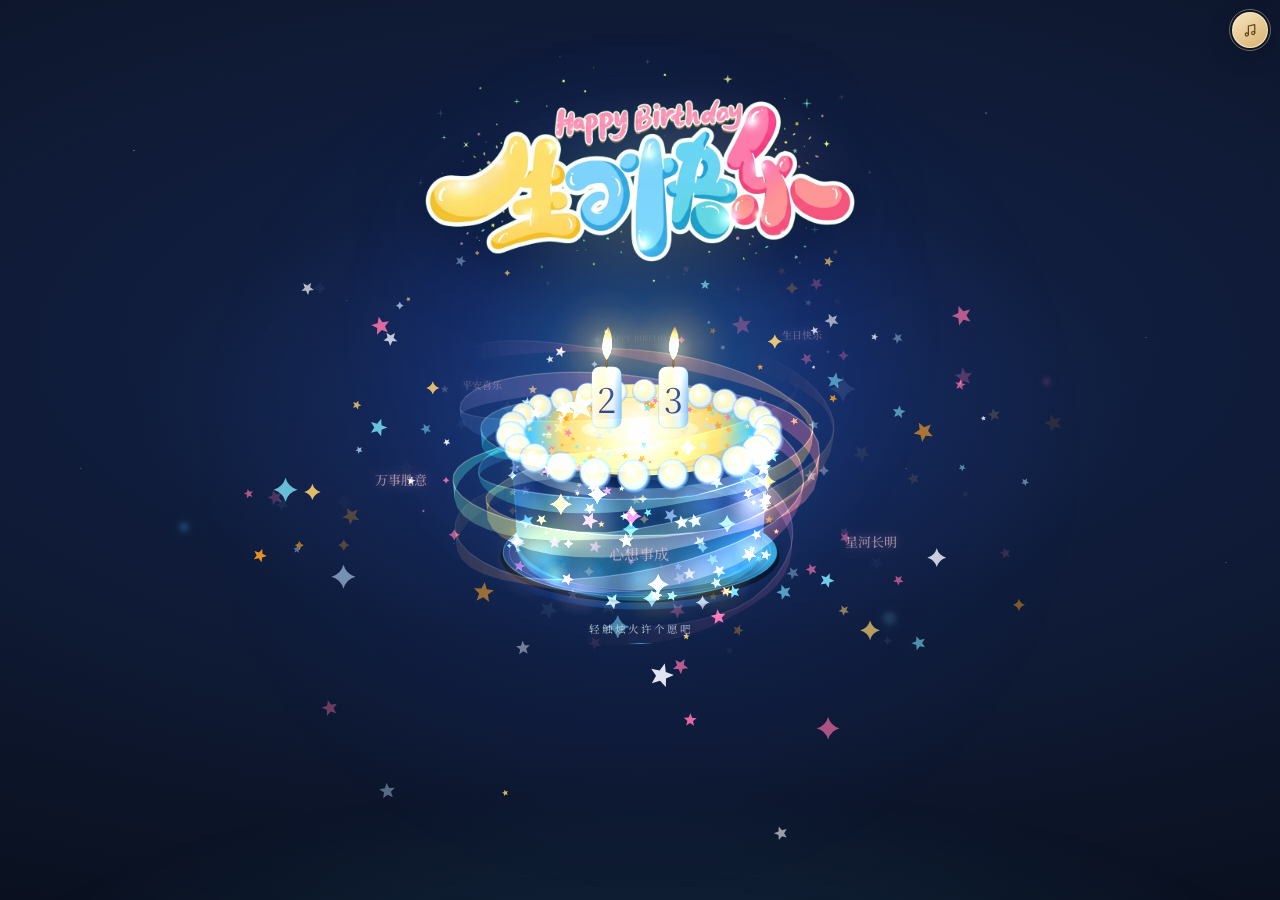
<file: index.html>
<!doctype html>
<html lang="zh-CN">
  <head>
    <meta charset="utf-8" />
    <meta
      name="viewport"
      content="width=device-width, initial-scale=1, viewport-fit=cover"
    />
    <meta name="theme-color" content="#111726" />
    <title>生日快乐</title>
    <link
      rel="icon"
      href="data:image/svg+xml,%3Csvg xmlns='http://www.w3.org/2000/svg' viewBox='0 0 64 64'%3E%3Crect width='64' height='64' rx='14' fill='%231A2238'/%3E%3Cpath d='M32 12c2.4 12 6.6 16.2 18.6 18.6C38.6 33 34.4 37.2 32 49.2 29.6 37.2 25.4 33 13.4 30.6 25.4 28.2 29.6 24 32 12Z' fill='%23FFD166'/%3E%3C/svg%3E"
    />
    <link rel="stylesheet" href="css/style.css" />
    <style>
      /* ── 独立试作页：3D 星河丝带蛋糕 ───────────────────────── */

      /* 字体全部本地打包（只含页面实际用到的字），国内无需访问 Google Fonts */
      @font-face {
        font-family: "Cormorant Garamond";
        src: url("assets/fonts/cormorant-garamond-latin.woff2") format("woff2");
        font-weight: 400 600;
        font-style: normal;
        font-display: swap;
      }
      @font-face {
        font-family: "Cormorant Garamond";
        src: url("assets/fonts/cormorant-garamond-italic.woff2") format("woff2");
        font-weight: 400 600;
        font-style: italic;
        font-display: swap;
      }
      /* 可见汉字子集里没有数字，数字单独再打一份（等高 lining 数字），
         否则会回退到 Cormorant 的旧式数字，「2」会明显比「3」小 */
      @font-face {
        font-family: "Noto Serif SC";
        src: url("assets/fonts/noto-serif-sc-visible.woff2") format("woff2");
        font-weight: 400;
        font-style: normal;
        font-display: swap;
        unicode-range: U+0020, U+3002, U+4E00, U+4E07, U+4E2A, U+4E50, U+4E5F,
          U+4E8B, U+4EE5, U+4F60, U+4F9D, U+505A, U+507F, U+5149, U+5174,
          U+53BB, U+53D1, U+5427, U+559C, U+5728, U+5730, U+5929, U+5982,
          U+5A9A, U+5B89, U+5BB9, U+5C65, U+5C81, U+5E73, U+5F88, U+5FC3,
          U+5FEB, U+60C5, U+60F3, U+610F, U+613F, U+6210, U+62B5, U+65B0,
          U+65B9, U+65E5, U+65E7, U+660E, U+661F, U+6B65, U+6BCF, U+6CB3,
          U+6D3B, U+706B, U+70C8, U+70DB, U+70ED, U+7136, U+751F, U+7684,
          U+795D, U+7B11, U+80DC, U+80FD, U+81EA, U+89E6, U+8BA4, U+8BB8,
          U+8BC6, U+8F7B, U+8FBE, U+8FD8, U+9042, U+90FD, U+91CD, U+957F,
          U+95EA, U+987A, U+9AD8, U+9C9C, U+FF01, U+FF0C, U+FF1B;
      }
      @font-face {
        font-family: "Noto Serif SC";
        src: url("assets/fonts/noto-serif-sc-visible.woff2") format("woff2");
        font-weight: 500;
        font-style: normal;
        font-display: swap;
        unicode-range: U+0020, U+3002, U+4E00, U+4E07, U+4E2A, U+4E50, U+4E5F,
          U+4E8B, U+4EE5, U+4F60, U+4F9D, U+505A, U+507F, U+5149, U+5174,
          U+53BB, U+53D1, U+5427, U+559C, U+5728, U+5730, U+5929, U+5982,
          U+5A9A, U+5B89, U+5BB9, U+5C65, U+5C81, U+5E73, U+5F88, U+5FC3,
          U+5FEB, U+60C5, U+60F3, U+610F, U+613F, U+6210, U+62B5, U+65B0,
          U+65B9, U+65E5, U+65E7, U+660E, U+661F, U+6B65, U+6BCF, U+6CB3,
          U+6D3B, U+706B, U+70C8, U+70DB, U+70ED, U+7136, U+751F, U+7684,
          U+795D, U+7B11, U+80DC, U+80FD, U+81EA, U+89E6, U+8BA4, U+8BB8,
          U+8BC6, U+8F7B, U+8FBE, U+8FD8, U+9042, U+90FD, U+91CD, U+957F,
          U+95EA, U+987A, U+9AD8, U+9C9C, U+FF01, U+FF0C, U+FF1B;
      }
      @font-face {
        font-family: "Noto Serif SC";
        src: url("assets/fonts/noto-serif-sc-digits.woff2") format("woff2");
        font-weight: 400;
        font-style: normal;
        font-display: swap;
        unicode-range: U+0030-0039;
      }
      @font-face {
        font-family: "Noto Serif SC";
        src: url("assets/fonts/noto-serif-sc-digits.woff2") format("woff2");
        font-weight: 500;
        font-style: normal;
        font-display: swap;
        unicode-range: U+0030-0039;
      }

      body.theme-night {
        background: #070b14;
      }

      /* 默认：原始代码的深海星河色系 */
      .scene--star {
        background:
          radial-gradient(
            95% 62% at 50% 46%,
            rgba(30, 64, 140, 0.42) 0%,
            rgba(13, 29, 64, 0.28) 42%,
            transparent 74%
          ),
          radial-gradient(
            135% 85% at 50% 38%,
            #15234a 0%,
            #0e1830 52%,
            #070b14 100%
          );
      }
      .scene--star .night-glow {
        background: radial-gradient(
          circle,
          rgba(56, 189, 248, 0.2) 0%,
          rgba(29, 78, 216, 0.1) 38%,
          transparent 68%
        );
      }
      .scene--star .night-horizon {
        background: radial-gradient(
          ellipse at 50% 100%,
          rgba(56, 189, 248, 0.14),
          transparent 64%
        );
      }
      .scene--star .bokeh--a {
        background: rgba(56, 189, 248, 0.5);
        box-shadow: 0 0 18px rgba(56, 189, 248, 0.4);
      }
      .scene--star .bokeh--b {
        background: rgba(255, 105, 180, 0.45);
        box-shadow: 0 0 16px rgba(255, 105, 180, 0.35);
      }
      .scene--star .bokeh--c {
        background: rgba(125, 223, 242, 0.35);
        box-shadow: 0 0 22px rgba(125, 223, 242, 0.3);
      }

      .scene--star .finale-title--art {
        position: relative;
        isolation: isolate;
        display: block;
        width: min(88vw, 372px);
        margin: 0;
        line-height: 0;
        letter-spacing: 0;
        text-indent: 0;
        text-shadow: none;
        color: transparent;
        filter: drop-shadow(0 12px 34px rgba(5, 12, 30, 0.55));
        pointer-events: auto;
        transform: translate3d(
          calc(var(--tp-x, 0px) * 0.6),
          calc(var(--tp-y, 0px) * 0.6),
          0
        );
        transition: transform 0.45s cubic-bezier(0.22, 1, 0.36, 1);
        will-change: transform;
      }
      .scene--star .finale-title--art img {
        position: relative;
        z-index: 1;
        display: block;
        width: 100%;
        height: auto;
        -webkit-user-drag: none;
        user-select: none;
        animation: titleFloat 7.5s ease-in-out infinite;
      }
      .scene--star .finale-title--art .title-glow {
        position: absolute;
        left: 50%;
        top: 52%;
        width: 124%;
        height: 128%;
        transform: translate(-50%, -50%);
        z-index: 0;
        pointer-events: none;
        background:
          radial-gradient(
            46% 46% at 50% 50%,
            rgba(123, 223, 242, 0.2),
            transparent 70%
          ),
          radial-gradient(
            38% 40% at 63% 46%,
            rgba(255, 182, 193, 0.16),
            transparent 72%
          ),
          radial-gradient(
            40% 34% at 50% 70%,
            rgba(255, 231, 163, 0.12),
            transparent 74%
          );
        filter: blur(14px);
        animation: titleGlow 8s ease-in-out infinite;
      }
      .scene--star .finale-title--art .title-sparks {
        position: absolute;
        inset: -8% -5%;
        z-index: 2;
        pointer-events: none;
      }
      .title-sparks i {
        position: absolute;
        left: var(--x);
        top: var(--y);
        width: var(--s, 7px);
        height: var(--s, 7px);
        background: var(--c, #7bdff2);
        clip-path: polygon(
          50% 0%,
          58% 42%,
          100% 50%,
          58% 58%,
          50% 100%,
          42% 58%,
          0% 50%,
          42% 42%
        );
        filter: drop-shadow(0 0 5px var(--c, #7bdff2));
        opacity: 0.2;
        translate: calc(var(--tp-x, 0px) * 1.7) calc(var(--tp-y, 0px) * 1.7);
        transition: translate 0.5s cubic-bezier(0.22, 1, 0.36, 1);
        animation: titleSpark var(--t, 4.4s) ease-in-out var(--d, 0s) infinite;
      }
      .finale-title--art.is-sparking .title-sparks i {
        animation: titleSparkBurst 0.9s ease-out both;
      }
      .scene--star .starfield {
        transform: translate3d(
            calc(var(--mx, 0) * 6px),
            calc(var(--my, 0) * 6px),
            0
          )
          scale(1.04);
        transition: transform 0.6s cubic-bezier(0.22, 1, 0.36, 1);
        will-change: transform;
      }

      @keyframes titleFloat {
        0%,
        100% {
          transform: translateY(0) rotate(-0.25deg);
        }
        50% {
          transform: translateY(-4px) rotate(0.25deg);
        }
      }
      @keyframes titleGlow {
        0%,
        100% {
          opacity: 0.72;
          transform: translate(-50%, -50%) scale(0.98);
        }
        50% {
          opacity: 1;
          transform: translate(-50%, -51%) scale(1.06);
        }
      }
      @keyframes titleSpark {
        0%,
        100% {
          opacity: 0.15;
          scale: 0.55;
        }
        50% {
          opacity: 1;
          scale: 1;
        }
      }
      @keyframes titleSparkBurst {
        0% {
          opacity: 1;
          scale: 1.7;
        }
        100% {
          opacity: 0.2;
          scale: 0.65;
        }
      }
      @media (min-width: 760px) {
        .scene--star .finale-title--art {
          width: min(46vw, 430px);
        }
      }
      .scene--star .blow-hint {
        color: rgba(224, 242, 254, 0.8);
      }
      .scene--star .blow-hint::after {
        background: linear-gradient(
          90deg,
          transparent,
          rgba(56, 189, 248, 0.75),
          transparent
        );
      }

      .star-topbar {
        position: fixed;
        z-index: 52;
        top: calc(var(--safe-top) + 14px);
        left: 0;
        right: 0;
        display: flex;
        align-items: center;
        justify-content: space-between;
        padding: 0 clamp(16px, 5vw, 28px);
        pointer-events: none;
      }
      .star-topbar > * {
        pointer-events: auto;
      }

      .star-back {
        display: inline-flex;
        align-items: center;
        gap: 6px;
        padding: 6px 2px;
        color: rgba(186, 230, 253, 0.66);
        font-size: 10.5px;
        letter-spacing: 0.16em;
        text-decoration: none;
        -webkit-tap-highlight-color: transparent;
        transition: color 0.35s;
      }
      .star-back:hover {
        color: #e0f2fe;
      }

      .star-badge {
        font-family: var(--serif);
        font-style: italic;
        font-size: 10px;
        letter-spacing: 0.24em;
        color: rgba(125, 211, 252, 0.45);
        user-select: none;
      }

      /* 香槟金版：index.html?theme=gold */
      .cake-gold .scene--star {
        background:
          radial-gradient(
            95% 62% at 50% 46%,
            rgba(64, 55, 72, 0.55) 0%,
            rgba(32, 40, 64, 0.35) 42%,
            transparent 74%
          ),
          radial-gradient(
            135% 85% at 50% 38%,
            #2a3554 0%,
            #1a2238 52%,
            #111726 100%
          );
      }
      .cake-gold .scene--star .night-glow {
        background: radial-gradient(
          circle,
          rgba(255, 209, 102, 0.22) 0%,
          rgba(230, 194, 128, 0.09) 38%,
          transparent 68%
        );
      }
      .cake-gold .scene--star .night-horizon {
        background: radial-gradient(
          ellipse at 50% 100%,
          rgba(255, 196, 110, 0.13),
          transparent 64%
        );
      }
      .cake-gold .scene--star .bokeh--a {
        background: rgba(255, 209, 102, 0.5);
        box-shadow: 0 0 18px rgba(255, 209, 102, 0.4);
      }
      .cake-gold .scene--star .bokeh--b {
        background: rgba(243, 232, 255, 0.5);
        box-shadow: 0 0 16px rgba(243, 232, 255, 0.35);
      }
      .cake-gold .scene--star .bokeh--c {
        background: rgba(230, 194, 128, 0.35);
        box-shadow: 0 0 22px rgba(230, 194, 128, 0.3);
      }

      .cake-gold .scene--star .blow-hint {
        color: rgba(255, 240, 210, 0.82);
      }
      .cake-gold .scene--star .blow-hint::after {
        background: linear-gradient(
          90deg,
          transparent,
          rgba(255, 209, 102, 0.75),
          transparent
        );
      }
      .cake-gold .star-back {
        color: rgba(243, 226, 185, 0.66);
      }
      .cake-gold .star-back:hover {
        color: #ffe9b8;
      }
      .cake-gold .star-badge {
        color: rgba(230, 194, 128, 0.5);
      }

      .cake-canvas {
        position: absolute;
        inset: 0;
        z-index: 3;
        width: 100%;
        height: 100%;
        touch-action: none;
        cursor: grab;
        -webkit-tap-highlight-color: transparent;
        transition: opacity 0.7s ease;
      }
      /* 贺卡挡住了蛋糕时，让蛋糕淡出，只留下画面里的星空 */
      .scene--star .cake-canvas.is-tucked {
        opacity: 0;
      }

      /* 右上角的音乐开关：第一次触摸页面时音乐自动响起 */
      .music-toggle {
        position: absolute;
        z-index: 20;
        top: calc(var(--safe-top, 0px) + 12px);
        right: 12px;
        display: grid;
        place-items: center;
        width: 36px;
        height: 36px;
        padding: 0;
        border: 1px solid rgba(186, 230, 253, 0.22);
        border-radius: 50%;
        background: rgba(12, 24, 48, 0.42);
        color: rgba(224, 242, 254, 0.82);
        -webkit-backdrop-filter: blur(8px);
        backdrop-filter: blur(8px);
        cursor: pointer;
        transition: color 0.3s ease, border-color 0.3s ease,
          background 0.3s ease;
      }
      .music-toggle:hover {
        color: #ffe7a3;
        border-color: rgba(255, 231, 163, 0.4);
      }
      .music-toggle svg {
        display: block;
        width: 17px;
        height: 17px;
      }
      .music-toggle .icon-on {
        display: none;
      }
      .music-toggle.is-on {
        color: #ffe7a3;
        border-color: rgba(255, 231, 163, 0.45);
        background: rgba(24, 38, 66, 0.55);
      }
      .music-toggle.is-on .icon-off {
        display: none;
      }
      .music-toggle.is-on .icon-on {
        display: block;
      }
      .music-toggle.is-on::after {
        content: "";
        position: absolute;
        inset: -4px;
        border-radius: 50%;
        border: 1px solid rgba(255, 231, 163, 0.4);
        animation: musicPulse 2.4s ease-out infinite;
        pointer-events: none;
      }
      /* 自动播放被浏览器拦下：意图是开的，但还没出声，用冷色呼吸圈提示轻触 */
      .music-toggle.is-pending {
        color: rgba(224, 242, 254, 0.92);
        border-color: rgba(186, 230, 253, 0.48);
      }
      .music-toggle.is-pending::after {
        content: "";
        position: absolute;
        inset: -4px;
        border-radius: 50%;
        border: 1px solid rgba(186, 230, 253, 0.35);
        animation: musicPulse 2.4s ease-out infinite;
        pointer-events: none;
      }
      @keyframes musicPulse {
        0% {
          transform: scale(0.92);
          opacity: 0.75;
        }
        100% {
          transform: scale(1.4);
          opacity: 0;
        }
      }
      .cake-canvas:active {
        cursor: grabbing;
      }

      .star-inner {
        justify-content: flex-start;
        gap: 0;
        pointer-events: none;
      }

      .star-inner .finale-head {
        padding-top: 2px;
        flex: 0 0 auto;
      }

      .star-inner .blow-hint {
        position: absolute;
        left: 50%;
        top: 68%;
        z-index: 8;
        margin: 0;
        transform: translateX(-50%);
        white-space: nowrap;
        pointer-events: auto;
      }
      .scene--star.is-blown .blow-hint {
        transform: translate(-50%, 8px);
      }

      .star-inner .wish-card {
        position: absolute;
        left: 50%;
        bottom: 0;
        transform: translateX(-50%);
        margin: 0;
        pointer-events: auto;
        width: min(90%, 390px);
      }

      .scene--star.is-card .wish-card {
        max-height: min(520px, 68vh);
        overflow-y: auto;
        overscroll-behavior: contain;
        scrollbar-width: none;
      }
      .scene--star.is-card .wish-card::-webkit-scrollbar {
        display: none;
      }

      /* 贺卡顶部的三张贴纸小照片，像随手贴在卡片上的装饰 */
      .wish-card .wish-photos {
        display: flex;
        align-items: flex-end;
        justify-content: center;
        height: clamp(117px, 31.5vw, 147px);
        margin: 0 auto clamp(11px, 2.8vw, 15px);
      }
      .wish-card .wish-photos img {
        display: block;
        height: 100%;
        width: auto;
        -webkit-user-drag: none;
        user-select: none;
        filter: drop-shadow(0 5px 10px rgba(92, 66, 32, 0.24));
      }
      .wish-card .wish-photos img:nth-child(1) {
        transform: rotate(-8deg) translate(-10px, 14px);
        z-index: 1;
        margin-right: -7px;
      }
      .wish-card .wish-photos img:nth-child(2) {
        height: 110%;
        transform: rotate(1.5deg) translateY(-4px);
        z-index: 3;
      }
      .wish-card .wish-photos img:nth-child(3) {
        transform: rotate(9deg) translate(10px, 16px);
        z-index: 2;
        margin-left: -7px;
      }
      .scene--finale.is-card .wish-photos {
        animation-delay: 0.42s;
      }

      /* ── 贺卡换成星河配色：奶油底 + 青 / 粉 / 金三色流光 ──────────
         与页面里的星空、丝带、蛋糕用的是同一套颜色，整体更明艳 */
      .scene--star .wish-card-inner {
        border: 1.5px solid transparent;
        border-radius: 14px;
        color: #2a3557;
        background:
          radial-gradient(
            circle at 7% 11%,
            rgba(255, 209, 102, 0.95) 0 1.5px,
            transparent 2.2px
          ),
          radial-gradient(
            circle at 93% 9%,
            rgba(123, 223, 242, 0.95) 0 1.4px,
            transparent 2.1px
          ),
          radial-gradient(
            circle at 5% 90%,
            rgba(255, 112, 166, 0.9) 0 1.3px,
            transparent 2px
          ),
          radial-gradient(
            circle at 95% 86%,
            rgba(255, 209, 102, 0.9) 0 1.5px,
            transparent 2.2px
          ),
          /* 文字区蒙一层很淡的白纱，让正文压得住彩色底 */
          radial-gradient(
            86% 64% at 50% 60%,
            rgba(255, 255, 255, 0.66),
            rgba(255, 255, 255, 0) 74%
          ),
          radial-gradient(
            120% 90% at 8% -8%,
            rgba(123, 223, 242, 0.46),
            transparent 58%
          ),
          radial-gradient(
            115% 85% at 96% 4%,
            rgba(255, 112, 166, 0.38),
            transparent 55%
          ),
          radial-gradient(
            110% 80% at 0% 78%,
            rgba(167, 139, 250, 0.26),
            transparent 55%
          ),
          radial-gradient(
            135% 100% at 50% 108%,
            rgba(255, 209, 102, 0.42),
            transparent 62%
          ),
          linear-gradient(160deg, #ffffff 0%, #f3faff 48%, #fff6ea 100%),
          linear-gradient(
            135deg,
            #7bdff2 0%,
            #ff70a6 38%,
            #ffd166 68%,
            #7bdff2 100%
          );
        background-clip: padding-box, padding-box, padding-box, padding-box,
          padding-box, padding-box, padding-box, padding-box, padding-box,
          padding-box, border-box;
        box-shadow:
          0 26px 62px rgba(3, 10, 30, 0.52),
          0 0 0 1px rgba(255, 255, 255, 0.55) inset,
          0 0 42px rgba(56, 189, 248, 0.22),
          0 0 74px rgba(255, 112, 166, 0.14);
      }
      /* 内圈细线从金线换成淡蓝紫，避免和新的彩色描边打架 */
      .scene--star .wish-card-inner::before {
        inset: 8px;
        border-radius: 9px;
        border-color: rgba(90, 140, 210, 0.24);
      }
      /* 扫光带一点青蓝，不再只是纯白 */
      .scene--star .wish-card-inner::after {
        background: linear-gradient(
          90deg,
          transparent,
          rgba(255, 255, 255, 0.62),
          rgba(189, 224, 254, 0.38),
          transparent
        );
      }

      .scene--star .wish-eyebrow {
        color: #4a6a86;
      }
      /* 标题不再用彩色渐变，回到干净的石墨蓝，保证清晰 */
      .scene--star .wish-title {
        color: #22345c;
        background: none;
        -webkit-background-clip: border-box;
        background-clip: border-box;
        filter: none;
        text-shadow: 0 1px 0 rgba(255, 255, 255, 0.6);
      }
      .scene--star .wish-date {
        color: #2f5e82;
      }
      .scene--star .wish-rule {
        width: 58px;
        background: linear-gradient(
          90deg,
          transparent,
          #7bdff2 20%,
          #ff70a6 55%,
          #ffd166 82%,
          transparent
        );
      }
      .scene--star .wish-lines p {
        color: #2e3852;
        font-weight: 500;
        font-size: clamp(11.2px, 3.05vw, 12.4px);
        line-height: 1.9;
        letter-spacing: 0.045em;
        /* 万一极小屏幕上放不进一行，也让两行长度差不多，
           而不是把最后一个字单独留在下一行 */
        text-wrap: balance;
      }
      /* 每句话尽量保持一行。手机浏览器字号放大后，原本刚好放下的句子
         会把最后一个字挤到下一行；脚本会按真实渲染宽度等比缩一点字号，
         确认放得下之后才加上 is-fitted。 */
      .wish-lines.is-fitted p {
        white-space: nowrap;
      }

      /* 贴纸与落款的投影也换成冷色，和星空底更协调 */
      .scene--star .wish-card .wish-photos img {
        filter: drop-shadow(0 6px 12px rgba(24, 54, 120, 0.28));
      }

      /* 去掉署名后，用一枚小小的金色分隔收尾 */
      .wish-card .wish-ornament {
        display: block;
        position: relative;
        width: 104px;
        height: 8px;
        margin: 13px auto 0;
        background: radial-gradient(
            circle,
            rgba(174, 124, 54, 0.85) 0 1.6px,
            rgba(174, 124, 54, 0) 2px
          )
          center/6px 6px no-repeat;
      }
      .wish-card .wish-ornament::before,
      .wish-card .wish-ornament::after {
        content: "";
        position: absolute;
        top: 50%;
        width: 40px;
        height: 1px;
        background: linear-gradient(
          90deg,
          rgba(185, 138, 71, 0),
          rgba(185, 138, 71, 0.55)
        );
      }
      .wish-card .wish-ornament::before {
        left: 0;
      }
      .wish-card .wish-ornament::after {
        right: 0;
        transform: scaleX(-1);
      }
      .scene--finale.is-card .wish-ornament {
        animation-delay: 1.2s;
      }
      /* 星河版贺卡的收尾分隔：粉色亮点 + 青蓝细线 */
      .scene--star .wish-card .wish-ornament {
        background: radial-gradient(
            circle,
            rgba(255, 112, 166, 0.9) 0 1.6px,
            rgba(255, 112, 166, 0) 2px
          )
          center/6px 6px no-repeat;
      }
      .scene--star .wish-card .wish-ornament::before,
      .scene--star .wish-card .wish-ornament::after {
        background: linear-gradient(
          90deg,
          rgba(123, 223, 242, 0),
          rgba(123, 223, 242, 0.75)
        );
      }

      /* 正文保持居中；底部留出落款的位置，像信末签名一样自然错开 */
      .wish-card .wish-card-inner {
        padding-bottom: calc(
          clamp(17px, 4.4vw, 24px) + clamp(50px, 16vw, 62px)
        );
      }

      /* 右下角的手绘头像，当作落款 */
      .wish-card .wish-signature {
        position: absolute;
        right: 11px;
        bottom: 14px;
        width: clamp(56px, 17vw, 68px);
        height: auto;
        pointer-events: none;
      }
      .wish-card .wish-signature img {
        display: block;
        width: 100%;
        height: auto;
        transform: rotate(-7deg);
        opacity: 0.9;
        filter: drop-shadow(0 1px 1px rgba(120, 92, 48, 0.1));
      }
      .scene--finale.is-card .wish-signature {
        animation-delay: 1.16s;
      }

      @media (max-width: 640px) {
        /* 手机上贺卡整体上移一点，离底部水印更从容 */
        .star-inner .wish-card {
          bottom: 12px;
        }
        /* 按钮压在不停重绘的画布上，背景模糊在手机上很贵，改用半透明底色 */
        .music-toggle {
          -webkit-backdrop-filter: none;
          backdrop-filter: none;
          background: rgba(12, 24, 48, 0.62);
        }
      }

      @media (max-height: 600px) {
        .star-inner .blow-hint {
          top: 68%;
          font-size: 9px;
        }
        .wish-card .wish-photos {
          height: clamp(85px, 23.1vw, 105px);
          margin-bottom: 8px;
        }
        .scene--star.is-card .wish-card {
          max-height: min(430px, 74vh);
        }
        .star-badge {
          display: none;
        }
      }

      @media (max-width: 360px) {
        .star-badge {
          display: none;
        }
        .star-inner .blow-hint {
          font-size: 9px;
          letter-spacing: 0.12em;
        }
        .scene--star.is-card .wish-card {
          width: 94%;
        }
      }

      @media (prefers-reduced-motion: reduce) {
        .cake-canvas {
          cursor: default;
        }
      }
    </style>
  </head>

  <body class="theme-night">
    <div class="app">
      <section
        class="scene scene--finale scene--star"
        id="finale"
        data-theme="night"
      >
        <div class="scene-bg finale-bg" aria-hidden="true">
          <div class="night-glow"></div>
          <div class="starfield"></div>
          <div class="bokeh bokeh--a"></div>
          <div class="bokeh bokeh--b"></div>
          <div class="bokeh bokeh--c"></div>
          <div class="night-horizon"></div>
        </div>

        <canvas
          class="cake-canvas"
          id="cakeCanvas"
          aria-label="可以拖动旋转的三维星河生日蛋糕，轻触可以为蜡烛许愿"
        ></canvas>

        <button
          class="music-toggle"
          id="musicToggle"
          type="button"
          aria-label="播放音乐"
          aria-pressed="false"
        >
          <svg
            class="icon-off"
            viewBox="0 0 24 24"
            fill="none"
            stroke="currentColor"
            stroke-width="1.7"
            stroke-linecap="round"
            stroke-linejoin="round"
            aria-hidden="true"
          >
            <path d="M9 17.4V5.6l9-1.8v11.6" />
            <circle cx="6.8" cy="17.6" r="2.2" />
            <circle cx="15.8" cy="15.6" r="2.2" />
            <line x1="4" y1="4" x2="20" y2="20" />
          </svg>
          <svg
            class="icon-on"
            viewBox="0 0 24 24"
            fill="none"
            stroke="currentColor"
            stroke-width="1.7"
            stroke-linecap="round"
            stroke-linejoin="round"
            aria-hidden="true"
          >
            <path d="M9 17.4V5.6l9-1.8v11.6" />
            <circle cx="6.8" cy="17.6" r="2.2" />
            <circle cx="15.8" cy="15.6" r="2.2" />
          </svg>
        </button>

        <div class="scene-inner finale-inner star-inner">
          <header class="finale-head">
            <h2 class="finale-title finale-title--art">
              <span class="title-glow" aria-hidden="true"></span>
              <img
                src="assets/photos/hbfont-title.webp?v=2"
                alt="生日快乐"
                width="1100"
                height="556"
                decoding="async"
              />
              <span class="title-sparks" aria-hidden="true">
                <i style="--x: 7%; --y: 24%; --s: 8px; --c: #7bdff2; --d: 0s; --t: 4.2s"></i>
                <i style="--x: 92%; --y: 18%; --s: 6px; --c: #ffb6c1; --d: -1.1s; --t: 5s"></i>
                <i style="--x: 15%; --y: 74%; --s: 5px; --c: #ffe7a3; --d: -2.4s; --t: 4.6s"></i>
                <i style="--x: 86%; --y: 70%; --s: 9px; --c: #7bdff2; --d: -0.6s; --t: 5.4s"></i>
                <i style="--x: 51%; --y: 4%; --s: 6px; --c: #ffe7a3; --d: -3.2s; --t: 4.8s"></i>
                <i style="--x: 30%; --y: 92%; --s: 5px; --c: #9af5d0; --d: -1.7s; --t: 5.2s"></i>
                <i style="--x: 70%; --y: 94%; --s: 7px; --c: #ffb6c1; --d: -2.9s; --t: 4.4s"></i>
                <i style="--x: 3%; --y: 52%; --s: 6px; --c: #9af5d0; --d: -0.4s; --t: 5.6s"></i>
                <i style="--x: 98%; --y: 48%; --s: 5px; --c: #ffe7a3; --d: -3.6s; --t: 4.9s"></i>
              </span>
            </h2>
          </header>

          <button class="blow-hint" id="blowHint" type="button">
            轻触烛火许个愿吧
          </button>

          <div class="wish-card" id="wishCard">
            <div class="wish-card-inner">
              <div class="wish-photos" aria-hidden="true">
                <img src="assets/photos/sticker-1.webp" alt="" />
                <img src="assets/photos/sticker-2.webp" alt="" />
                <img src="assets/photos/sticker-3.webp" alt="" />
              </div>
              <p class="wish-eyebrow">Happy Birthday</p>
              <p class="wish-title">生日快乐</p>
              <p class="wish-date" data-birthday>2026.10.20</p>
              <span class="wish-rule" aria-hidden="true"></span>
              <div class="wish-lines">
                <p>愿你新的一岁，步履依然自在，笑容依旧明媚；</p>
                <p>想去的地方都顺遂抵达，想做的事情都如愿以偿。</p>
                <p>23岁的每一天都鲜活热烈，闪闪发光！</p>
                <p>很高兴重新认识你。</p>
                <p>也很高兴，还能祝你生日快乐。</p>
              </div>
              <span class="wish-ornament" aria-hidden="true"></span>
              <span class="wish-signature" aria-hidden="true">
                <img src="assets/photos/signature-avatar.png?v=2" alt="" />
              </span>
            </div>
          </div>
        </div>
      </section>
    </div>

    <div class="grain" aria-hidden="true"></div>

    <script src="js/config.js"></script>
    <script src="js/audio.js"></script>
    <script>
      /* ============================================================
         3D 星河丝带蛋糕
         —— 圆柱蛋糕体 + 双数字蜡烛 + 环绕流光丝带 + 3D 星屑
         ============================================================ */
      (function () {
        "use strict";

        var cfg = window.BIRTHDAY_CONFIG || {};

        document.querySelectorAll('[data-name="her"]').forEach(function (el) {
          el.textContent = cfg.herName || "亲爱的你";
        });
        document.querySelectorAll('[data-name="you"]').forEach(function (el) {
          el.textContent = cfg.yourName || "永远爱你的人";
        });
        document.querySelectorAll("[data-birthday]").forEach(function (el) {
          el.textContent = cfg.birthdayLabel || "2026.10.20";
        });

        var canvas = document.getElementById("cakeCanvas");
        var ctx = canvas.getContext("2d");
        var scene = document.getElementById("finale");
        var hint = document.getElementById("blowHint");

        var W = 0;
        var H = 0;
        var DPR = 1;
        var small = false;
        var reduce =
          window.matchMedia &&
          window.matchMedia("(prefers-reduced-motion: reduce)").matches;

        /* ── 蛋糕的三个世界坐标参数 ───────────────────────────── */
        var CAKE_RADIUS = 132;
        var CAKE_TOP_Y = -22;
        var CAKE_BOTTOM_Y = 112;
        var FOV = 620;

        /* ── 两套色板 ─────────────────────────────────────────
           默认「深海星河」＝原始代码的配色；
           加 ?theme=gold 可切回香槟金版。
           ──────────────────────────────────────────────────── */

        var THEME_OCEAN = {
          bodyEdge: "#17439A",
          bodyShade: "#0A1B3D",
          bodyDeep: "#061539",
          bodyWarmEdge: "#1E3A8A",
          bodyGlow: "#1D4ED8",
          bodyStroke: "rgba(56,189,248,.28)",

          topInner: "#FFF3B0",
          topMid: "#FFD166",
          topOuter: "#38BDF8",
          frostingBase: "#E0F2FE",
          topBlown: ["#BAE6FD", "#0284C7", "#1E3A8A"],

          glowLit: "rgba(56,189,248,.22)",
          glowDim: "rgba(29,78,216,.13)",
          glowMid: "rgba(29,78,216,.07)",
          glowEnd: "rgba(29,78,216,0)",

          floor0: "rgba(56,189,248,.38)",
          floor1: "rgba(29,78,216,.16)",

          plateEdge: "rgba(56,189,248,.55)",
          plate0: "#1E3A8A",
          plate1: "#0D2B6B",
          plate2: "#061539",
          plateWarm: "#38BDF8",
          plateHighlight: "rgba(224,242,254,.22)",

          bleedLit: "rgba(56,189,248,.40)",
          bleedDim: "rgba(56,189,248,.14)",
          bleedMid: "rgba(29,78,216,.12)",
          bleedBottom: "rgba(56,189,248,.42)",

          bandTop: "rgba(224,242,254,.26)",
          bandTopEdge: "rgba(255,255,255,.50)",
          bandBottom: "rgba(56,189,248,.34)",
          bandBottomEdge: "rgba(125,211,252,.62)",

          ring1: "rgba(56,189,248,.40)",
          ring2: "rgba(255,209,102,.22)",

          ribbons: [
            [0, 229, 255],
            [255, 209, 102],
            [255, 105, 180],
            [56, 189, 248],
          ],
          stars: [
            "#FFD166",
            "#FF9F1C",
            "#FF70A6",
            "#7BDFF2",
            "#FFFFFF",
            "#BDE0FE",
          ],

          puffLit: ["#FFFFFF", "#FEF9C3", "#E0F2FE", "rgba(96,165,250,.25)"],
          puffDim: ["#F8FAFC", "#BAE6FD", "rgba(30,58,138,.25)"],

          nebulaA: "56,189,248",
          nebulaB: "255,182,193",
          nebulaC: "250,204,21",

          wordColor: "255,228,230",
          wordShadow: "rgba(244,114,182,.8)",

          candleBody: ["#FFFBEB", "#FEF3C7", "#E0F2FE", "#93C5FD"],
          candleNumeral: "rgba(30,58,138,.92)",
          candleStroke: "rgba(56,189,248,.35)",

          flash0: "224,242,254",
          flash1: "56,189,248",
        };

        var THEME_GOLD = {
          bodyEdge: "#2A3859",
          bodyShade: "#101A30",
          bodyDeep: "#0B1220",
          bodyWarmEdge: "#2C2433",
          bodyGlow: "#6B512C",
          bodyStroke: "rgba(230,194,128,.24)",

          topInner: "#FFFDF5",
          topMid: "#FFEBC2",
          topOuter: "#E6C280",
          frostingBase: "#FDFBF7",
          topBlown: ["#F4EFE6", "#D8C7A8", "#9C8054"],

          glowLit: "rgba(255,209,102,.20)",
          glowDim: "rgba(230,194,128,.10)",
          glowMid: "rgba(230,194,128,.055)",
          glowEnd: "rgba(230,194,128,0)",

          floor0: "rgba(255,209,102,.24)",
          floor1: "rgba(230,194,128,.09)",

          plateEdge: "rgba(230,194,128,.52)",
          plate0: "#2C3A5C",
          plate1: "#141D32",
          plate2: "#0D1424",
          plateWarm: "#4A3A22",
          plateHighlight: "rgba(255,236,196,.18)",

          bleedLit: "rgba(255,226,160,.30)",
          bleedDim: "rgba(230,194,128,.10)",
          bleedMid: "rgba(230,194,128,.04)",
          bleedBottom: "rgba(255,209,102,.18)",

          bandTop: "rgba(253,251,247,.20)",
          bandTopEdge: "rgba(255,244,214,.50)",
          bandBottom: "rgba(230,194,128,.34)",
          bandBottomEdge: "rgba(255,231,176,.62)",

          ring1: "rgba(185,138,71,.34)",
          ring2: "rgba(185,138,71,.16)",

          ribbons: [
            [255, 209, 102],
            [230, 194, 128],
            [253, 251, 247],
            [243, 232, 255],
          ],
          stars: [
            "#FFD166",
            "#E6C280",
            "#F3E8FF",
            "#FFFFFF",
            "#FFEBC4",
            "#B98A47",
          ],

          puffLit: ["#FFFFFF", "#FFF6DD", "#FDFBF7", "rgba(230,194,128,.32)"],
          puffDim: ["#F7F3E9", "#DCCDB1", "rgba(140,112,70,.28)"],

          nebulaA: "255,209,102",
          nebulaB: "243,232,255",
          nebulaC: "230,194,128",

          wordColor: "246,229,193",
          wordShadow: "rgba(255,209,102,.55)",

          candleBody: ["#FFF9EA", "#FBE8C2", "#EFD19A", "#C9A263"],
          candleNumeral: "rgba(116,82,36,.92)",
          candleStroke: "rgba(150,112,56,.35)",

          flash0: "255,248,220",
          flash1: "255,209,102",
        };

        var useGold = /[?&]theme=gold\b/.test(window.location.search);
        var palette = useGold ? THEME_GOLD : THEME_OCEAN;

        if (useGold) document.body.classList.add("cake-gold");

        var words = [
          "生日快乐",
          "HAPPY BIRTHDAY",
          "平安喜乐",
          "万事胜意",
          "心想事成",
          "星河长明",
        ];

        /* ── 视角与状态 ──────────────────────────────────────── */
        var rotY = 0.4;
        var rotX = 0.36;
        var targetRotX = 0.36;
        var hintTop = -1;
        var hintHostTop = 0;

        function syncHintHost() {
          if (!hint) return;
          var host = hint.offsetParent;
          hintHostTop = host ? host.getBoundingClientRect().top : 0;
        }
        var dragging = false;
        var moved = 0;
        var lastX = 0;
        var lastY = 0;
        var dragVel = 0;

        var intro = 0.01;
        var cardEase = 0;
        var card = false;
        var wishCard = document.getElementById("wishCard");
        var cardTopPx = Infinity;

        function measureCardTop() {
          if (wishCard) cardTopPx = wishCard.getBoundingClientRect().top;
        }

        /* 贺卡是渐变的升起过程，连续采样几次，才知道蛋糕最后会不会被挡住 */
        function trackCardTop() {
          var t0 = performance.now();
          (function sample() {
            measureCardTop();
            if (performance.now() - t0 < 1800) requestAnimationFrame(sample);
          })();
        }
        var lit = true;
        var blown = false;
        var flameLevel = 1;
        var flash = 0;
        var time = 0;
        var lastT = 0;
        var lastPaint = 0;

        /* ── 场景对象 ────────────────────────────────────────── */
        var bodyStars = [];
        var nebula = [];
        var puffs = [];
        var sprinkles = [];
        var orbitStars = [];
        var orbitWords = [];
        var smoke = [];
        var fireworks = [];
        var candleTips = [];
        /* 蛋糕上的光斑每帧都要画几十个，用预渲染的小贴图代替
           每帧新建径向渐变，颜色固定所以只需要每种颜色一张 */
        var nebulaSprites = {};

        function nebulaSprite(color) {
          var sprite = nebulaSprites[color];
          if (sprite) return sprite;
          var size = 128;
          sprite = document.createElement("canvas");
          sprite.width = size;
          sprite.height = size;
          var sctx = sprite.getContext("2d");
          var g = sctx.createRadialGradient(
            size / 2,
            size / 2,
            1,
            size / 2,
            size / 2,
            size / 2,
          );
          g.addColorStop(0, "rgba(" + color + ",1)");
          g.addColorStop(1, "rgba(" + color + ",0)");
          sctx.fillStyle = g;
          sctx.fillRect(0, 0, size, size);
          nebulaSprites[color] = sprite;
          return sprite;
        }

        var RIBBONS = [
          {
            turns: 1.8,
            rStart: 156,
            rEnd: 190,
            yStart: 110,
            yEnd: -88,
            phase: 0.0,
            width: 13,
            speed: 0.7,
          },
          {
            turns: 1.6,
            rStart: 188,
            rEnd: 150,
            yStart: 92,
            yEnd: -72,
            phase: 2.1,
            width: 11,
            speed: 0.55,
          },
          {
            turns: 1.45,
            rStart: 148,
            rEnd: 204,
            yStart: 120,
            yEnd: -48,
            phase: 4.2,
            width: 10,
            speed: 0.8,
          },
          {
            turns: 1.3,
            rStart: 172,
            rEnd: 158,
            yStart: 58,
            yEnd: -96,
            phase: 1.1,
            width: 8,
            speed: 0.65,
          },
        ];

        /* ── 画布尺寸 ────────────────────────────────────────── */
        function resize() {
          W = window.innerWidth;
          H = window.innerHeight;
          small = Math.min(W, H) < 430;
          /* 手机上克制一点分辨率：发光类画面 1.75x 已经很细腻，
             像素少 ~23%，留给音频和交互更多余量 */
          DPR = Math.min(window.devicePixelRatio || 1, small ? 1.75 : 2);
          canvas.width = Math.round(W * DPR);
          canvas.height = Math.round(H * DPR);
          canvas.style.width = W + "px";
          canvas.style.height = H + "px";
          ctx.setTransform(DPR, 0, 0, DPR, 0, 0);
          buildScene();
          syncHintHost();
          measureCardTop();
        }

        /* ── 场景对象初始化 ──────────────────────────────────── */
        function buildScene() {
          bodyStars.length = 0;
          nebula.length = 0;
          puffs.length = 0;
          sprinkles.length = 0;
          orbitStars.length = 0;
          orbitWords.length = 0;

          var q = small ? 0.62 : 1;

          /* 蛋糕体上的星云光斑 */
          for (var i = 0; i < Math.round(80 * q); i++) {
            var theta = Math.random() * Math.PI * 2;
            nebula.push({
              x: Math.cos(theta) * CAKE_RADIUS * (0.88 + Math.random() * 0.12),
              y:
                CAKE_TOP_Y +
                8 +
                Math.random() * (CAKE_BOTTOM_Y - CAKE_TOP_Y - 14),
              z: Math.sin(theta) * CAKE_RADIUS * (0.88 + Math.random() * 0.12),
              radius: 13 + Math.random() * 24,
              tint: Math.random(),
              phase: Math.random() * Math.PI * 2,
            });
          }

          /* 蛋糕体上嵌着的五角星 / 钻石星 */
          for (var j = 0; j < Math.round(190 * q); j++) {
            var t2 = Math.random() * Math.PI * 2;
            var r2 = CAKE_RADIUS + (Math.random() - 0.3) * 6;
            bodyStars.push({
              x: Math.cos(t2) * r2,
              y:
                CAKE_TOP_Y +
                5 +
                Math.random() * (CAKE_BOTTOM_Y - CAKE_TOP_Y - 8),
              z: Math.sin(t2) * r2,
              size: 2.1 + Math.random() * 5.0,
              colorIdx: Math.floor(Math.random() * palette.stars.length),
              speed: 1.5 + Math.random() * 3.4,
              phase: Math.random() * Math.PI * 2,
              rot: Math.random() * Math.PI * 2,
              five: Math.random() > 0.32,
            });
          }

          /* 顶部一圈奶油裱花 */
          var puffCount = small ? 18 : 24;
          for (var k = 0; k < puffCount; k++) {
            var tk = (k / puffCount) * Math.PI * 2;
            puffs.push({
              x: Math.cos(tk) * (CAKE_RADIUS - 2),
              y: CAKE_TOP_Y - 3,
              z: Math.sin(tk) * (CAKE_RADIUS - 2),
              size: 13.8 + Math.random() * 2.1,
            });
          }

          /* 蛋糕顶面的金色糖星 */
          for (var m = 0; m < Math.round(100 * q); m++) {
            var am = Math.random() * Math.PI * 2;
            var dm = 12 + Math.sqrt(Math.random()) * (CAKE_RADIUS - 20);
            sprinkles.push({
              x: Math.cos(am) * dm,
              y: CAKE_TOP_Y - 1,
              z: Math.sin(am) * dm,
              size: 1.7 + Math.random() * 3.4,
              colorIdx: Math.floor(Math.random() * palette.stars.length),
              phase: Math.random() * Math.PI * 2,
            });
          }

          /* 环绕蛋糕的 3D 星屑 */
          for (var n = 0; n < Math.round(210 * q); n++) {
            orbitStars.push({
              theta: Math.random() * Math.PI * 2,
              dist: 145 + Math.random() * 230,
              y: -180 + Math.random() * 340,
              speedTheta:
                (0.002 + Math.random() * 0.005) *
                (Math.random() > 0.2 ? 1 : -1),
              speedY: -0.12 - Math.random() * 0.32,
              size: 2.0 + Math.random() * 6.2,
              colorIdx: Math.floor(Math.random() * palette.stars.length),
              phase: Math.random() * Math.PI * 2,
              rot: Math.random() * Math.PI * 2,
              five: Math.random() > 0.25,
            });
          }

          /* 环绕漂浮的祝词 */
          for (var p = 0; p < words.length; p++) {
            orbitWords.push({
              theta: (p / words.length) * Math.PI * 2,
              dist: small ? 150 + (p % 2) * 22 : 208 + (p % 2) * 34,
              y: -98 + p * 30,
              word: words[p],
              phase: Math.random() * Math.PI * 2,
            });
          }
        }

        /* ── 投影 ────────────────────────────────────────────── */
        function project(x, y, z, cx, cy, scale) {
          var cosY = Math.cos(rotY);
          var sinY = Math.sin(rotY);
          var rx = x * cosY - z * sinY;
          var rz = x * sinY + z * cosY;

          var cosX = Math.cos(rotX);
          var sinX = Math.sin(rotX);
          var ry = y * cosX - rz * sinX;
          var rz2 = y * sinX + rz * cosX;

          var depth = FOV + rz2 + 180;
          if (depth <= 10) return null;
          var p = (FOV / depth) * scale * intro;

          return {
            x: cx + rx * p,
            y: cy + ry * p,
            z: rz2,
            s: p,
          };
        }

        /* ── 基础图形 ────────────────────────────────────────── */
        function fiveStar(x, y, r, color, alpha, rotation) {
          if (r < 0.6 || alpha <= 0.02) return;
          var inner = r * 0.44;
          ctx.save();
          ctx.translate(x, y);
          ctx.rotate(rotation || 0);
          ctx.beginPath();
          for (var i = 0; i < 10; i++) {
            var rr = i % 2 === 0 ? r : inner;
            var a = (i * Math.PI) / 5 - Math.PI / 2;
            var px = Math.cos(a) * rr;
            var py = Math.sin(a) * rr;
            if (i === 0) ctx.moveTo(px, py);
            else ctx.lineTo(px, py);
          }
          ctx.closePath();
          ctx.globalAlpha = Math.max(0, Math.min(1, alpha));
          ctx.fillStyle = color;
          ctx.fill();
          ctx.restore();
        }

        function diamondStar(x, y, size, color, alpha) {
          if (size < 0.8 || alpha <= 0.02) return;
          var inner = size * 0.22;
          ctx.save();
          ctx.translate(x, y);
          ctx.beginPath();
          ctx.moveTo(0, -size);
          ctx.quadraticCurveTo(inner, -inner, size, 0);
          ctx.quadraticCurveTo(inner, inner, 0, size);
          ctx.quadraticCurveTo(-inner, inner, -size, 0);
          ctx.quadraticCurveTo(-inner, -inner, 0, -size);
          ctx.closePath();
          ctx.globalAlpha = Math.max(0, Math.min(1, alpha));
          ctx.fillStyle = color;
          ctx.fill();
          ctx.restore();
        }

        function roundRect(x, y, w, h, r) {
          r = Math.min(r, w / 2, h / 2);
          ctx.beginPath();
          ctx.moveTo(x + r, y);
          ctx.lineTo(x + w - r, y);
          ctx.quadraticCurveTo(x + w, y, x + w, y + r);
          ctx.lineTo(x + w, y + h - r);
          ctx.quadraticCurveTo(x + w, y + h, x + w - r, y + h);
          ctx.lineTo(x + r, y + h);
          ctx.quadraticCurveTo(x, y + h, x, y + h - r);
          ctx.lineTo(x, y + r);
          ctx.quadraticCurveTo(x, y, x + r, y);
          ctx.closePath();
        }

        function mixColor(t, list) {
          var s = (((t % 1) + 1) % 1) * (list.length - 1);
          var i = Math.floor(s);
          var f = s - i;
          var a = list[i];
          var b = list[Math.min(i + 1, list.length - 1)];
          return {
            r: Math.round(a[0] + (b[0] - a[0]) * f),
            g: Math.round(a[1] + (b[1] - a[1]) * f),
            b: Math.round(a[2] + (b[2] - a[2]) * f),
          };
        }

        /* ── 许愿 / 复燃 ─────────────────────────────────────── */
        function blowCandles() {
          if (blown) {
            if (card) relight();
            return;
          }
          blown = true;
          lit = false;
          card = false;
          flash = 1;
          scene.classList.add("is-blown");
          scene.classList.remove("is-card");

          addSmoke();
          addFireworks();

          if (window.birthdayMusic && window.birthdayMusic.playing) {
            window.birthdayMusic.chime();
          }

          if (navigator.vibrate) {
            try {
              navigator.vibrate([16, 40, 26]);
            } catch (e) {}
          }

          window.setTimeout(function () {
            if (!blown) return;
            card = true;
            scene.classList.add("is-card");
            trackCardTop();
          }, 1550);
        }

        function relight() {
          blown = false;
          lit = true;
          card = false;
          scene.classList.remove("is-blown", "is-card");
          smoke.length = 0;
          fireworks.length = 0;
        }

        function addSmoke() {
          var tips = candleTips.length
            ? candleTips
            : [
                { x: W / 2 - 34, y: H * 0.42 },
                { x: W / 2 + 34, y: H * 0.42 },
              ];

          for (var i = 0; i < 30; i++) {
            var tip = tips[i % tips.length];
            smoke.push({
              x: tip.x + (Math.random() - 0.5) * 6,
              y: tip.y,
              vx: (Math.random() - 0.5) * 0.7,
              vy: -0.7 - Math.random() * 0.9,
              size: 4 + Math.random() * 6,
              life: 0,
              max: 70 + Math.random() * 40,
            });
          }
        }

        function addFireworks() {
          for (var i = 0; i < (small ? 70 : 105); i++) {
            var theta = Math.random() * Math.PI * 2;
            var phi = (Math.random() - 0.32) * Math.PI;
            var speed = 2.4 + Math.random() * 5.4;
            fireworks.push({
              x: 0,
              y: CAKE_TOP_Y - 58,
              z: 0,
              vx: Math.cos(theta) * Math.cos(phi) * speed,
              vy: Math.sin(phi) * speed - 1.4,
              vz: Math.sin(theta) * Math.cos(phi) * speed,
              size: 3.4 + Math.random() * 5.4,
              colorIdx: Math.floor(Math.random() * palette.stars.length),
              alpha: 1,
              rot: Math.random() * Math.PI * 2,
            });
          }
        }

        /* ── 主渲染 ──────────────────────────────────────────── */
        function render(now) {
          /* 高刷屏（90 / 120Hz）上把绘制限制在 60fps：
             蛋糕本身绘制量不小，省下的 CPU 留给音频调度，避免音乐断音 */
          if (now - lastPaint < 15.2) {
            requestAnimationFrame(render);
            return;
          }
          lastPaint = now;

          /* 贺卡展开后画布已经淡出，整座蛋糕不用再画。
             这一步能省掉几乎全部绘制开销，把手机 CPU / GPU 让给音频线程 */
          if (card && cardEase > 0.45 && canvas.classList.contains("is-tucked")) {
            requestAnimationFrame(render);
            return;
          }

          var dt = lastT ? Math.min(0.05, (now - lastT) / 1000) : 0.016;
          lastT = now;
          time += dt;

          intro += (1 - intro) * Math.min(1, dt * 4.5);
          cardEase += ((card ? 1 : 0) - cardEase) * Math.min(1, dt * 5);
          flameLevel += ((lit ? 1 : 0) - flameLevel) * Math.min(1, dt * 10);
          flash = Math.max(0, flash - dt * 0.75);

          if (!dragging && !reduce) {
            rotY += (0.16 + dragVel) * dt;
            dragVel *= Math.pow(0.05, dt);
          } else if (!dragging) {
            dragVel *= Math.pow(0.05, dt);
          }
          rotX += (targetRotX - rotX) * Math.min(1, dt * 8);

          var fit = Math.min(W, H);
          /* 手机竖屏把蛋糕放大到约占屏宽 2/3，平板 / 桌面沿用原来的尺寸曲线 */
          var baseScale =
            fit < 520
              ? Math.max(0.98, Math.min(1.28, fit / 330))
              : Math.min(1.35, 1.28 + (fit - 520) / 420);
          /* 贺卡出现后蛋糕退到画面上方，给加了照片的贺卡让出空间 */
          var cardScale = H < 640 ? 0.42 : 0.5;
          var scale = baseScale * (1 - (1 - cardScale) * cardEase);

          var cx = W / 2;
          var cy = H * (0.5 - 0.17 * cardEase);

          ctx.clearRect(0, 0, W, H);

          /* 蛋糕背后的暖光 */
          var glow = ctx.createRadialGradient(cx, cy, 10, cx, cy, 330 * scale);
          glow.addColorStop(0, lit ? palette.glowLit : palette.glowDim);
          glow.addColorStop(0.5, palette.glowMid);
          glow.addColorStop(1, palette.glowEnd);
          ctx.fillStyle = glow;
          ctx.fillRect(0, 0, W, H);

          var topCenter = project(0, CAKE_TOP_Y, 0, cx, cy, scale);
          var botCenter = project(0, CAKE_BOTTOM_Y, 0, cx, cy, scale);

          var plateBottom = null;
          if (botCenter) {
            plateBottom =
              botCenter.y +
              4 * scale +
              CAKE_RADIUS * botCenter.s * 1.12 * Math.sin(rotX) * 0.92;
          }

          /* 提示语始终落在托盘下沿的下方，避免蛋糕放大后被压住 */
          if (hint && plateBottom !== null) {
            var nextHint = Math.min(H * 0.85, plateBottom + 18) - hintHostTop;
            if (Math.abs(nextHint - hintTop) > 0.5) {
              hintTop = nextHint;
              hint.style.top = nextHint.toFixed(1) + "px";
            }
          }

          /* 贺卡已经把蛋糕挡住时，让蛋糕淡出，免得露出一截被切开的边缘 */
          if (plateBottom !== null && cardTopPx < Infinity) {
            canvas.classList.toggle(
              "is-tucked",
              card && cardEase > 0.4 && plateBottom > cardTopPx + 6
            );
          } else {
            canvas.classList.remove("is-tucked");
          }

          /* 地面反光 */
          if (botCenter) {
            var rxBotGlow = CAKE_RADIUS * botCenter.s;
            var ryBotGlow = rxBotGlow * Math.sin(rotX);
            ctx.save();
            ctx.beginPath();
            ctx.ellipse(
              botCenter.x,
              botCenter.y + 8 * scale,
              rxBotGlow * 1.2,
              ryBotGlow * 1.2,
              0,
              0,
              Math.PI * 2,
            );
            var floor = ctx.createRadialGradient(
              botCenter.x,
              botCenter.y + 8 * scale,
              rxBotGlow * 0.2,
              botCenter.x,
              botCenter.y + 8 * scale,
              rxBotGlow * 1.25,
            );
            floor.addColorStop(0, palette.floor0);
            floor.addColorStop(0.6, palette.floor1);
            floor.addColorStop(1, "rgba(0,0,0,0)");
            ctx.fillStyle = floor;
            ctx.fill();
            ctx.restore();

            /* 香槟金托盘 */
            var plateR = CAKE_RADIUS * botCenter.s * 1.12;
            var plateRy = plateR * Math.sin(rotX) * 0.92;
            ctx.save();
            ctx.beginPath();
            ctx.ellipse(
              botCenter.x,
              botCenter.y + 7 * scale,
              plateR * 1.02,
              plateRy * 1.04,
              0,
              0,
              Math.PI * 2,
            );
            ctx.fillStyle = "rgba(6,9,16,.55)";
            ctx.fill();

            var plateGrad = ctx.createLinearGradient(
              botCenter.x - plateR,
              botCenter.y,
              botCenter.x + plateR,
              botCenter.y + plateRy,
            );
            plateGrad.addColorStop(0, palette.plate0);
            plateGrad.addColorStop(0.42, palette.plate1);
            plateGrad.addColorStop(0.78, palette.plate2);
            plateGrad.addColorStop(1, palette.plateWarm);
            ctx.beginPath();
            ctx.ellipse(
              botCenter.x,
              botCenter.y + 4 * scale,
              plateR,
              plateRy,
              0,
              0,
              Math.PI * 2,
            );
            ctx.fillStyle = plateGrad;
            ctx.fill();
            ctx.strokeStyle = palette.plateEdge;
            ctx.lineWidth = 1.1;
            ctx.stroke();

            ctx.beginPath();
            ctx.ellipse(
              botCenter.x,
              botCenter.y + 4 * scale,
              plateR * 0.955,
              plateRy * 0.955,
              0,
              0,
              Math.PI * 2,
            );
            ctx.strokeStyle = palette.plateHighlight;
            ctx.lineWidth = 0.8;
            ctx.stroke();
            ctx.restore();
          }

          /* 圆柱蛋糕体 */
          if (topCenter && botCenter) {
            var rxTop = CAKE_RADIUS * topCenter.s;
            var ryTop = rxTop * Math.sin(rotX);
            var rxBot = CAKE_RADIUS * botCenter.s;
            var ryBot = rxBot * Math.sin(rotX);

            ctx.save();
            ctx.beginPath();
            ctx.ellipse(
              topCenter.x,
              topCenter.y,
              rxTop,
              ryTop,
              0,
              Math.PI,
              0,
              false,
            );
            ctx.lineTo(botCenter.x + rxBot, botCenter.y);
            ctx.ellipse(
              botCenter.x,
              botCenter.y,
              rxBot,
              ryBot,
              0,
              0,
              Math.PI,
              false,
            );
            ctx.closePath();

            var body = ctx.createLinearGradient(
              topCenter.x - rxTop,
              topCenter.y,
              topCenter.x + rxTop,
              botCenter.y,
            );
            body.addColorStop(0, palette.bodyEdge);
            body.addColorStop(0.26, palette.bodyShade);
            body.addColorStop(0.62, palette.bodyDeep);
            body.addColorStop(0.88, palette.bodyWarmEdge);
            body.addColorStop(1, palette.bodyGlow);
            ctx.fillStyle = body;
            ctx.fill();

            /* 顶部暖光洒在蛋糕体上 */
            var bleed = ctx.createLinearGradient(
              0,
              topCenter.y,
              0,
              botCenter.y,
            );
            bleed.addColorStop(0, lit ? palette.bleedLit : palette.bleedDim);
            bleed.addColorStop(0.4, palette.bleedMid);
            bleed.addColorStop(1, palette.bleedBottom);
            ctx.fillStyle = bleed;
            ctx.fill();

            ctx.strokeStyle = palette.bodyStroke;
            ctx.lineWidth = 1;
            ctx.stroke();

            /* 蛋糕体上的两道缎带 */
            drawBand(
              -14,
              -4,
              cx,
              cy,
              scale,
              palette.bandTop,
              palette.bandTopEdge,
            );
            drawBand(
              88,
              98,
              cx,
              cy,
              scale,
              palette.bandBottom,
              palette.bandBottomEdge,
            );
            ctx.restore();
          }

          /* 收集需要按深度排序的元素 */
          var queue = [];

          /* 流光丝带 */
          var steps = small ? 58 : 72;
          RIBBONS.forEach(function (rc, ri) {
            var pts = [];
            for (var i = 0; i <= steps; i++) {
              var f = i / steps;
              var ang = f * Math.PI * 2 * rc.turns + rc.phase - time * rc.speed;
              var rad =
                rc.rStart +
                (rc.rEnd - rc.rStart) * f +
                Math.sin(f * Math.PI * 4 + time) * 8;
              var yy =
                rc.yStart +
                (rc.yEnd - rc.yStart) * f +
                Math.cos(f * Math.PI * 3 - time) * 6;
              var twist = Math.sin(f * Math.PI * 5 - time * 1.4 + ri);
              var hw = rc.width * (0.25 + 0.75 * Math.abs(twist));

              var a = project(
                Math.cos(ang) * rad,
                yy - hw,
                Math.sin(ang) * rad,
                cx,
                cy,
                scale,
              );
              var b = project(
                Math.cos(ang) * rad,
                yy + hw,
                Math.sin(ang) * rad,
                cx,
                cy,
                scale,
              );
              if (a && b) pts.push({ a: a, b: b, f: f, z: (a.z + b.z) * 0.5 });
            }
            for (var q2 = 0; q2 < pts.length - 1; q2++) {
              var s1 = pts[q2];
              var s2 = pts[q2 + 1];
              queue.push({
                type: "ribbon",
                z: (s1.z + s2.z) * 0.5,
                a: s1.a,
                b: s1.b,
                c: s2.a,
                d: s2.b,
                color: mixColor(
                  s1.f + time * 0.08 + ri * 0.25,
                  palette.ribbons,
                ),
                alpha: 0.56 * Math.sin(s1.f * Math.PI),
              });
            }
          });

          /* 星云 */
          nebula.forEach(function (nb) {
            var p = project(nb.x, nb.y, nb.z, cx, cy, scale);
            if (p && p.z < 35) {
              queue.push({
                type: "nebula",
                z: p.z,
                x: p.x,
                y: p.y,
                r: nb.radius * p.s,
                tint: nb.tint,
                alpha:
                  (0.16 + 0.08 * Math.sin(time * 2 + nb.phase)) *
                  (1 - Math.max(0, p.z / 40)),
              });
            }
          });

          /* 蛋糕体上的星星 */
          bodyStars.forEach(function (st) {
            var p = project(st.x, st.y, st.z, cx, cy, scale);
            if (p && p.z < 20) {
              var tw = 0.55 + 0.45 * Math.sin(time * st.speed + st.phase);
              queue.push({
                type: "star",
                z: p.z - 2,
                x: p.x,
                y: p.y,
                size: st.size * p.s * (0.85 + 0.3 * tw),
                color: palette.stars[st.colorIdx % palette.stars.length],
                alpha: tw * (1 - Math.max(0, p.z / 25)),
                rot: st.rot + time * 0.3,
                five: st.five,
              });
            }
          });

          /* 环绕星屑 */
          orbitStars.forEach(function (os) {
            os.theta += os.speedTheta;
            os.y += os.speedY;
            if (os.y < -190) os.y = 160;

            var p = project(
              Math.cos(os.theta) * os.dist,
              os.y,
              Math.sin(os.theta) * os.dist,
              cx,
              cy,
              scale,
            );
            if (p) {
              var tw2 = 0.45 + 0.55 * Math.sin(time * 2.5 + os.phase);
              queue.push({
                type: "star",
                z: p.z,
                x: p.x,
                y: p.y,
                size: os.size * p.s,
                color: palette.stars[os.colorIdx % palette.stars.length],
                alpha: tw2 * 0.9,
                rot: os.rot + time * 0.4,
                five: os.five,
              });
            }
          });

          /* 祝词 */
          orbitWords.forEach(function (ow, oi) {
            ow.theta += 0.0035;
            var p = project(
              Math.cos(ow.theta) * ow.dist,
              ow.y + Math.sin(time * 1.5 + oi) * 8,
              Math.sin(ow.theta) * ow.dist,
              cx,
              cy,
              scale,
            );
            if (p) {
              queue.push({
                type: "word",
                z: p.z,
                x: p.x,
                y: p.y,
                s: p.s,
                text: ow.word,
              });
            }
          });

          queue.sort(function (a, b) {
            return b.z - a.z;
          });

          /* 蛋糕后方的元素 */
          queue.forEach(function (item) {
            if (item.z > 0) drawItem(item);
          });

          /* 蛋糕顶面 */
          if (topCenter) {
            var trx = CAKE_RADIUS * topCenter.s;
            var try2 = trx * Math.sin(rotX);

            ctx.save();
            ctx.beginPath();
            ctx.ellipse(topCenter.x, topCenter.y, trx, try2, 0, 0, Math.PI * 2);
            var topGrad = ctx.createRadialGradient(
              topCenter.x,
              topCenter.y,
              trx * 0.04,
              topCenter.x,
              topCenter.y,
              trx,
            );
            if (lit) {
              topGrad.addColorStop(0, "#FFFFFF");
              topGrad.addColorStop(0.24, palette.topInner);
              topGrad.addColorStop(0.58, palette.topMid);
              topGrad.addColorStop(0.86, palette.topOuter);
              topGrad.addColorStop(1, palette.frostingBase);
            } else {
              topGrad.addColorStop(0, palette.topBlown[0]);
              topGrad.addColorStop(0.5, palette.topBlown[1]);
              topGrad.addColorStop(1, palette.topBlown[2]);
            }
            ctx.fillStyle = topGrad;
            ctx.fill();
            ctx.restore();

            drawTopRing(112, cx, cy, scale, palette.ring1, 1);
            drawTopRing(92, cx, cy, scale, palette.ring2, 0.8);

            /* 顶面糖星 */
            sprinkles.forEach(function (sp) {
              var p = project(sp.x, sp.y, sp.z, cx, cy, scale);
              if (p) {
                fiveStar(
                  p.x,
                  p.y,
                  sp.size * p.s,
                  palette.stars[sp.colorIdx % palette.stars.length],
                  0.85,
                  sp.phase,
                );
              }
            });
          }

          /* 奶油裱花（按深度分成前后两半） */
          var projectedPuffs = [];
          puffs.forEach(function (pf) {
            var p = project(pf.x, pf.y, pf.z, cx, cy, scale);
            if (p)
              projectedPuffs.push({ x: p.x, y: p.y, z: p.z, r: pf.size * p.s });
          });
          projectedPuffs.sort(function (a, b) {
            return b.z - a.z;
          });

          projectedPuffs.forEach(function (pf) {
            if (pf.z > 0) drawPuff(pf);
          });

          /* 两支数字蜡烛：始终以屏幕左右固定朝向站立，
             蛋糕转动时「2」「3」的阅读顺序不会颠倒 */
          var candleBase = project(0, CAKE_TOP_Y - 2, 0, cx, cy, scale);
          var candleTop = project(0, CAKE_TOP_Y - 66, 0, cx, cy, scale);
          var candleWick = project(0, CAKE_TOP_Y - 75, 0, cx, cy, scale);

          if (candleBase && candleTop && candleWick) {
            var cs = candleBase.s;
            var cdx = 34 * cs;
            candleTips = [
              { x: candleBase.x - cdx, y: candleWick.y },
              { x: candleBase.x + cdx, y: candleWick.y },
            ];
            drawNumeralCandle(
              candleBase.x - cdx,
              candleBase.y,
              candleTop.y,
              candleWick.y,
              cs,
              "2",
            );
            drawNumeralCandle(
              candleBase.x + cdx,
              candleBase.y,
              candleTop.y,
              candleWick.y,
              cs,
              "3",
            );
          }

          projectedPuffs.forEach(function (pf) {
            if (pf.z <= 0) drawPuff(pf);
          });

          /* 蛋糕前方的元素 */
          queue.forEach(function (item) {
            if (item.z <= 0) drawItem(item);
          });

          drawEffects(cx, cy, scale, topCenter);

          /* 吹灭瞬间的金色闪光 */
          if (flash > 0.01 && topCenter) {
            ctx.save();
            ctx.globalCompositeOperation = "lighter";
            var fr = 240 * scale * (1.2 - flash * 0.2);
            var fg = ctx.createRadialGradient(
              topCenter.x,
              topCenter.y - 30 * scale,
              2,
              topCenter.x,
              topCenter.y - 30 * scale,
              fr,
            );
            fg.addColorStop(
              0,
              "rgba(" + palette.flash0 + "," + (0.55 * flash).toFixed(3) + ")",
            );
            fg.addColorStop(
              0.35,
              "rgba(" + palette.flash1 + "," + (0.24 * flash).toFixed(3) + ")",
            );
            fg.addColorStop(1, "rgba(" + palette.flash1 + ",0)");
            ctx.fillStyle = fg;
            ctx.beginPath();
            ctx.arc(topCenter.x, topCenter.y - 30 * scale, fr, 0, Math.PI * 2);
            ctx.fill();
            ctx.restore();
          }

          requestAnimationFrame(render);
        }

        /* ── 元素绘制 ────────────────────────────────────────── */
        function drawItem(item) {
          if (item.type === "ribbon") {
            ctx.save();
            ctx.globalCompositeOperation = "lighter";
            ctx.beginPath();
            ctx.moveTo(item.a.x, item.a.y);
            ctx.lineTo(item.c.x, item.c.y);
            ctx.lineTo(item.d.x, item.d.y);
            ctx.lineTo(item.b.x, item.b.y);
            ctx.closePath();
            ctx.fillStyle =
              "rgba(" +
              item.color.r +
              "," +
              item.color.g +
              "," +
              item.color.b +
              "," +
              (item.alpha * 0.6).toFixed(3) +
              ")";
            ctx.fill();

            ctx.beginPath();
            ctx.moveTo(item.a.x, item.a.y);
            ctx.lineTo(item.c.x, item.c.y);
            ctx.strokeStyle =
              "rgba(255,250,235," + (item.alpha * 0.45).toFixed(3) + ")";
            ctx.lineWidth = 1.2;
            ctx.stroke();
            ctx.restore();
          } else if (item.type === "nebula") {
            ctx.save();
            ctx.globalCompositeOperation = "lighter";
            var c =
              item.tint > 0.62
                ? palette.nebulaA
                : item.tint > 0.28
                  ? palette.nebulaB
                  : palette.nebulaC;
            var sprite = nebulaSprite(c);
            ctx.globalAlpha = item.alpha;
            ctx.drawImage(
              sprite,
              item.x - item.r,
              item.y - item.r,
              item.r * 2,
              item.r * 2,
            );
            ctx.restore();
          } else if (item.type === "star") {
            ctx.save();
            ctx.globalCompositeOperation = "lighter";
            if (item.five) {
              fiveStar(
                item.x,
                item.y,
                item.size,
                item.color,
                item.alpha,
                item.rot,
              );
            } else {
              diamondStar(
                item.x,
                item.y,
                item.size * 1.25,
                item.color,
                item.alpha,
              );
            }
            ctx.restore();
          } else if (item.type === "word") {
            var alpha = Math.max(0.1, Math.min(0.55, (200 - item.z) / 420));
            ctx.save();
            ctx.font =
              "500 " +
              Math.max(8, Math.round(11.5 * item.s)) +
              'px "Cormorant Garamond", "Noto Serif SC", serif';
            ctx.fillStyle =
              "rgba(" + palette.wordColor + "," + alpha.toFixed(3) + ")";
            ctx.shadowColor = palette.wordShadow;
            ctx.shadowBlur = 8;
            ctx.textAlign = "center";
            ctx.fillText(item.text, item.x, item.y);
            ctx.restore();
          }
        }

        /* 沿圆柱面画一圈横向缎带（只画朝向镜头的前半圈） */
        function drawBand(yTop, yBottom, cx, cy, scale, fill, edge) {
          var n = small ? 34 : 46;
          var prev = null;
          ctx.save();
          ctx.fillStyle = fill;
          ctx.strokeStyle = edge;
          ctx.lineWidth = 1;
          ctx.beginPath();

          for (var i = 0; i <= n; i++) {
            var a = (i / n) * Math.PI * 2;
            var x = Math.cos(a) * CAKE_RADIUS;
            var z = Math.sin(a) * CAKE_RADIUS;
            var p1 = project(x, yTop, z, cx, cy, scale);
            var p2 = project(x, yBottom, z, cx, cy, scale);
            var cur = p1 && p2 ? { a: p1, b: p2 } : null;

            if (prev && cur) {
              var depth = (prev.a.z + prev.b.z + cur.a.z + cur.b.z) / 4;
              if (depth <= 0) {
                ctx.moveTo(prev.a.x, prev.a.y);
                ctx.lineTo(cur.a.x, cur.a.y);
                ctx.lineTo(cur.b.x, cur.b.y);
                ctx.lineTo(prev.b.x, prev.b.y);
                ctx.closePath();
              }
            }
            prev = cur;
          }
          ctx.fill();
          ctx.restore();
        }

        /* 蛋糕顶面的一圈金线 */
        function drawTopRing(radius, cx, cy, scale, color, width) {
          var n = small ? 44 : 60;
          ctx.save();
          ctx.beginPath();
          var started = false;
          for (var i = 0; i <= n; i++) {
            var a = (i / n) * Math.PI * 2;
            var p = project(
              Math.cos(a) * radius,
              CAKE_TOP_Y - 1,
              Math.sin(a) * radius,
              cx,
              cy,
              scale,
            );
            if (!p) continue;
            if (!started) {
              ctx.moveTo(p.x, p.y);
              started = true;
            } else {
              ctx.lineTo(p.x, p.y);
            }
          }
          ctx.strokeStyle = color;
          ctx.lineWidth = width;
          ctx.stroke();
          ctx.restore();
        }

        function drawPuff(pf) {
          var r = pf.r;
          ctx.save();
          var g = ctx.createRadialGradient(
            pf.x - r * 0.22,
            pf.y - r * 0.28,
            r * 0.08,
            pf.x,
            pf.y,
            r,
          );
          if (lit) {
            g.addColorStop(0, palette.puffLit[0]);
            g.addColorStop(0.42, palette.puffLit[1]);
            g.addColorStop(0.8, palette.puffLit[2]);
            g.addColorStop(1, palette.puffLit[3]);
          } else {
            g.addColorStop(0, palette.puffDim[0]);
            g.addColorStop(0.6, palette.puffDim[1]);
            g.addColorStop(1, palette.puffDim[2]);
          }
          ctx.fillStyle = g;
          ctx.beginPath();
          ctx.arc(pf.x, pf.y, r, 0, Math.PI * 2);
          ctx.fill();

          /* 裱花的小高光 */
          ctx.beginPath();
          ctx.arc(pf.x - r * 0.26, pf.y - r * 0.3, r * 0.2, 0, Math.PI * 2);
          ctx.fillStyle = "rgba(255,255,255,.55)";
          ctx.fill();
          ctx.restore();
        }

        function drawNumeralCandle(x, baseY, topY, wickY, s, numeral) {
          var w = 30 * s;
          var h = baseY - topY;

          /* 烛光在顶面投下的小光斑 */
          ctx.save();
          ctx.beginPath();
          ctx.ellipse(
            x,
            baseY + h * 0.02,
            w * 0.85,
            w * 0.28,
            0,
            0,
            Math.PI * 2,
          );
          ctx.fillStyle = lit
            ? "rgba(255,247,222,.55)"
            : "rgba(230,220,200,.28)";
          ctx.fill();
          ctx.restore();

          /* 蜡烛柱身 */
          ctx.save();
          var body = ctx.createLinearGradient(x - w / 2, 0, x + w / 2, 0);
          body.addColorStop(0, palette.candleBody[0]);
          body.addColorStop(0.4, palette.candleBody[1]);
          body.addColorStop(0.72, palette.candleBody[2]);
          body.addColorStop(1, palette.candleBody[3]);
          roundRect(x - w / 2, topY, w, h, w * 0.3);
          ctx.fillStyle = body;
          ctx.fill();
          ctx.strokeStyle = palette.candleStroke;
          ctx.lineWidth = 0.8;
          ctx.stroke();

          /* 数字 */
          /* Cormorant 的数字是旧式(不等高)字形，「2」会明显比「3」矮小，
             这里改用正文的 Noto Serif SC（等高 lining 数字），两个数字才齐平 */
          ctx.font =
            "400 " +
            Math.round(h * 0.56) +
            'px "Noto Serif SC", "Cormorant Garamond", serif';
          ctx.fillStyle = palette.candleNumeral;
          ctx.textAlign = "center";
          ctx.textBaseline = "middle";
          ctx.fillText(numeral, x, topY + h * 0.55);
          ctx.restore();

          /* 烛芯 */
          ctx.save();
          ctx.beginPath();
          ctx.moveTo(x, topY);
          ctx.lineTo(x, wickY);
          ctx.strokeStyle = "#3A2C1C";
          ctx.lineWidth = Math.max(1, 1.8 * s);
          ctx.lineCap = "round";
          ctx.stroke();
          ctx.restore();

          if (flameLevel > 0.03) {
            drawFlame({ x: x, y: wickY }, s);
          } else {
            /* 熄灭后的余烬 */
            ctx.save();
            ctx.beginPath();
            ctx.arc(x, wickY, Math.max(1.2, 2.2 * s), 0, Math.PI * 2);
            ctx.fillStyle = "rgba(255,150,80,.65)";
            ctx.shadowColor = "rgba(255,120,40,.8)";
            ctx.shadowBlur = 8;
            ctx.fill();
            ctx.restore();
          }
        }

        function drawFlame(wick, s) {
          var k = flameLevel;
          var flickX =
            (Math.sin(time * 13) * 1.6 + Math.cos(time * 23) * 1.1) * s;
          var fh = (30 + Math.sin(time * 17) * 3.2) * s * k;
          var fw = (9.2 + Math.cos(time * 19) * 1.0) * s * k;
          var alpha = Math.min(1, k * 1.2);

          ctx.save();
          ctx.globalCompositeOperation = "lighter";

          /* 光晕 */
          var haloR = 62 * s * k;
          var halo = ctx.createRadialGradient(
            wick.x,
            wick.y - fh * 0.3,
            1,
            wick.x,
            wick.y - fh * 0.3,
            haloR,
          );
          halo.addColorStop(
            0,
            "rgba(255,244,190," + (0.55 * alpha).toFixed(3) + ")",
          );
          halo.addColorStop(
            0.32,
            "rgba(255,196,110," + (0.24 * alpha).toFixed(3) + ")",
          );
          halo.addColorStop(
            0.72,
            "rgba(255,170,80," + (0.06 * alpha).toFixed(3) + ")",
          );
          halo.addColorStop(1, "rgba(255,170,80,0)");
          ctx.fillStyle = halo;
          ctx.beginPath();
          ctx.arc(wick.x, wick.y - fh * 0.3, haloR, 0, Math.PI * 2);
          ctx.fill();

          /* 水滴形外焰 */
          ctx.beginPath();
          ctx.moveTo(wick.x, wick.y + 2);
          ctx.bezierCurveTo(
            wick.x - fw,
            wick.y - fh * 0.25,
            wick.x - fw * 0.5 + flickX,
            wick.y - fh * 0.8,
            wick.x + flickX,
            wick.y - fh,
          );
          ctx.bezierCurveTo(
            wick.x + fw * 0.5 + flickX,
            wick.y - fh * 0.8,
            wick.x + fw,
            wick.y - fh * 0.25,
            wick.x,
            wick.y + 2,
          );
          var fg = ctx.createLinearGradient(
            wick.x,
            wick.y,
            wick.x + flickX,
            wick.y - fh,
          );
          fg.addColorStop(0, "rgba(255,214,120,.85)");
          fg.addColorStop(0.3, "rgba(255,249,228,.98)");
          fg.addColorStop(0.68, "rgba(255,205,105,.95)");
          fg.addColorStop(1, "rgba(255,170,70,.55)");
          ctx.fillStyle = fg;
          ctx.globalAlpha = alpha;
          ctx.fill();

          /* 内焰 */
          ctx.beginPath();
          ctx.ellipse(
            wick.x + flickX * 0.25,
            wick.y - fh * 0.32,
            fw * 0.3,
            fh * 0.3,
            0,
            0,
            Math.PI * 2,
          );
          ctx.fillStyle = "#FFFFFF";
          ctx.fill();
          ctx.restore();
        }

        function drawEffects(cx, cy, scale, topCenter) {
          /* 白烟 */
          for (var i = smoke.length - 1; i >= 0; i--) {
            var sp = smoke[i];
            sp.x += sp.vx + Math.sin(time * 3 + i) * 0.18;
            sp.y += sp.vy;
            sp.life++;
            sp.size += 0.16;
            if (sp.life >= sp.max) {
              smoke.splice(i, 1);
              continue;
            }
            var a = (1 - sp.life / sp.max) * 0.4;
            ctx.save();
            ctx.beginPath();
            ctx.arc(sp.x, sp.y, sp.size, 0, Math.PI * 2);
            ctx.fillStyle = "rgba(232,226,212," + a.toFixed(3) + ")";
            ctx.fill();
            ctx.restore();
          }

          /* 星屑烟花 */
          for (var j = fireworks.length - 1; j >= 0; j--) {
            var fw = fireworks[j];
            fw.x += fw.vx;
            fw.y += fw.vy;
            fw.z += fw.vz;
            fw.vy += 0.085;
            fw.vx *= 0.985;
            fw.vz *= 0.985;
            fw.alpha -= 0.012;
            if (fw.alpha <= 0) {
              fireworks.splice(j, 1);
              continue;
            }
            var p2 = project(fw.x, fw.y, fw.z, cx, cy, scale);
            if (p2) {
              ctx.save();
              ctx.globalCompositeOperation = "lighter";
              fiveStar(
                p2.x,
                p2.y,
                fw.size * p2.s,
                palette.stars[fw.colorIdx % palette.stars.length],
                fw.alpha,
                fw.rot + time * 2,
              );
              ctx.restore();
            }
          }
        }

        /* ── 指针交互 ────────────────────────────────────────── */
        canvas.addEventListener("pointerdown", function (e) {
          dragging = true;
          moved = 0;
          lastX = e.clientX;
          lastY = e.clientY;
          /* 手指很快抬起 / 被系统接管时 pointerId 已经失效，
             setPointerCapture 会抛错，别让它打断后面的手势 */
          try {
            if (canvas.setPointerCapture) {
              canvas.setPointerCapture(e.pointerId);
            }
          } catch (err) {}
        });

        canvas.addEventListener("pointermove", function (e) {
          if (!dragging) return;
          var dx = e.clientX - lastX;
          var dy = e.clientY - lastY;
          moved += Math.abs(dx) + Math.abs(dy);
          lastX = e.clientX;
          lastY = e.clientY;

          rotY += dx * 0.007;
          dragVel = dx * 0.0012;
          targetRotX = Math.max(0.14, Math.min(0.72, targetRotX + dy * 0.005));
          rotX = targetRotX;
        });

        function endDrag() {
          if (!dragging) return;
          dragging = false;
          if (moved < 9) blowCandles();
        }

        canvas.addEventListener("pointerup", endDrag);
        canvas.addEventListener("pointercancel", function () {
          dragging = false;
        });

        hint.addEventListener("click", function (e) {
          e.stopPropagation();
          blowCandles();
        });

        window.addEventListener("resize", resize);
        window.addEventListener("orientationchange", function () {
          window.setTimeout(resize, 260);
        });
        window.addEventListener("load", syncHintHost);
        if (document.fonts && document.fonts.ready) {
          document.fonts.ready.then(syncHintHost);
        }

        resize();
        requestAnimationFrame(render);
      })();

      /* 标题与星屑的指针视差：让字图不再像一张贴在背景上的静态图 */
      (function () {
        var art = document.querySelector(".finale-title--art");
        if (!art) return;
        var scene = document.querySelector(".scene--star");

        function place(x, y) {
          var tx = -x * 7;
          var ty = -y * 5;
          art.style.setProperty("--tp-x", tx.toFixed(2) + "px");
          art.style.setProperty("--tp-y", ty.toFixed(2) + "px");
          if (scene) {
            scene.style.setProperty("--mx", (tx / 8).toFixed(3));
            scene.style.setProperty("--my", (ty / 8).toFixed(3));
          }
        }

        window.addEventListener(
          "pointermove",
          function (e) {
            place(
              (e.clientX / window.innerWidth - 0.5) * 2,
              (e.clientY / window.innerHeight - 0.5) * 2
            );
          },
          { passive: true }
        );

        window.addEventListener("pointerup", function () {
          place(0, 0);
        });
        window.addEventListener("pointercancel", function () {
          place(0, 0);
        });

        art.addEventListener("pointerdown", function () {
          art.classList.remove("is-sparking");
          void art.offsetWidth;
          art.classList.add("is-sparking");
          window.setTimeout(function () {
            art.classList.remove("is-sparking");
          }, 950);
        });
      })();

      /* 贺卡正文：保证每句话都落在一行里。
         实测手机上只要浏览器字号被系统 / 浏览器设置放大一点，
         「想去的地方都顺遂抵达，想做的事情都如愿以偿。」这种长句
         就会把最后一个字挤到下一行。这里先禁止换行量出整句的真实宽度，
         再按「可用宽度 / 实际宽度」等比缩小字号，直到每一句都放得下。 */
      (function () {
        var wrap = document.querySelector(".wish-lines");
        if (!wrap) return;
        var ps = Array.prototype.slice.call(wrap.querySelectorAll("p"));
        if (!ps.length) return;

        var MIN_CSS = 9.4; // CSS 字号下限，再小就不好读了
        var MIN_HEIGHT = 17.5; // 渲染行高下限（≈9.2px 字 × 1.9），兼容手机字体缩放
        var MAX_PASS = 5;

        function textWidth(p) {
          var range = document.createRange();
          range.selectNodeContents(p);
          return range.getBoundingClientRect().width;
        }

        function reset() {
          for (var i = 0; i < ps.length; i++) ps[i].style.fontSize = "";
          wrap.classList.remove("is-fitted");
        }

        function fit() {
          reset();
          /* 临时加上 nowrap，Range 量到的才是整句宽度而不是折行后的块宽 */
          wrap.classList.add("is-fitted");
          void wrap.offsetWidth;

          var size = parseFloat(window.getComputedStyle(ps[0]).fontSize) || 0;
          if (!size) {
            reset();
            return;
          }

          var measured = false;
          for (var pass = 0; pass < MAX_PASS; pass++) {
            var ratio = 1;
            for (var i = 0; i < ps.length; i++) {
              var avail = ps[i].getBoundingClientRect().width;
              var need = textWidth(ps[i]);
              if (need > 0) measured = true;
              if (avail > 0 && need > avail) {
                ratio = Math.min(ratio, avail / need);
              }
            }
            if (ratio >= 0.999) break;
            /* 第一轮多留一点余量，之后只做微调，避免亚像素再挤出换行 */
            size = size * ratio * (pass === 0 ? 0.985 : 0.997);
            size = Math.max(4, Math.round(size * 100) / 100);
            for (var j = 0; j < ps.length; j++) {
              ps[j].style.fontSize = size + "px";
            }
          }

          var height = ps[0].getBoundingClientRect().height;
          var overflow = !measured;
          for (var k = 0; k < ps.length; k++) {
            if (textWidth(ps[k]) > ps[k].getBoundingClientRect().width + 0.5) {
              overflow = true;
            }
          }

          /* 实在放不下（超小屏 + 超大字号）就退回正常换行，
             宁可折行也不能让字被卡片裁掉 */
          if (overflow || (size < MIN_CSS && height < MIN_HEIGHT)) {
            reset();
          }
        }

        var timer = 0;
        function schedule() {
          window.clearTimeout(timer);
          timer = window.setTimeout(function () {
            window.requestAnimationFrame(fit);
          }, 60);
        }

        schedule();
        window.addEventListener("resize", schedule);
        window.addEventListener("orientationchange", function () {
          window.setTimeout(schedule, 260);
        });
        /* 字体是 swap 加载的：等真正的字形换上之后再量一次 */
        if (document.fonts) {
          if (document.fonts.ready) document.fonts.ready.then(schedule);
          if (document.fonts.addEventListener) {
            document.fonts.addEventListener("loadingdone", schedule);
          }
        }
        /* 贺卡展开时宽度会从 90% 变成 94%，重新量一次能少缩一点字号 */
        var scene = document.getElementById("finale");
        if (scene && window.MutationObserver) {
          new window.MutationObserver(schedule).observe(scene, {
            attributes: true,
            attributeFilter: ["class"],
          });
        }
      })();

      /* 生日氛围音乐：默认开启，进页面就尝试播放；
         浏览器自动播放策略拦下时，按钮会显示「待开启」，第一次真实触摸立刻接上 */
      (function () {
        var toggle = document.getElementById("musicToggle");
        if (!toggle || !window.BirthdayMusic) return;

        var music = new window.BirthdayMusic({ volume: 0.55 });
        window.birthdayMusic = music;
        /* 提前下载并解码循环音轨，等第一次手势解锁时直接开声 */
        if (music.preload) music.preload();

        var on = true; // 用户意图：默认开启
        var userPaused = false; // 手动关掉之后，就不再被触摸自动打开

        function running() {
          return !!(music.playing && music.ctx && music.ctx.state === "running");
        }

        /* 按钮只反映真实状态：真的在响才点亮，
           被自动播放策略挡住时显示待开启的呼吸圈 */
        function paint() {
          var live = running();
          var pending = on && !live && !userPaused;
          toggle.classList.toggle("is-on", live);
          toggle.classList.toggle("is-pending", pending);
          toggle.setAttribute("aria-pressed", live ? "true" : "false");
          toggle.setAttribute(
            "aria-label",
            live ? "关闭音乐" : pending ? "轻触播放音乐" : "播放音乐",
          );
        }

        function watchContext() {
          if (music.ctx && !music.ctx.__painted) {
            music.ctx.__painted = true;
            music.ctx.addEventListener("statechange", paint);
          }
        }

        /* 幂等：已经在播时 start() 会直接返回 */
        function attempt() {
          if (!on) return;
          music.start().then(function (ok) {
            /* 只有浏览器根本不支持 Web Audio 才放弃；
               iOS 上 resume() 在没有手势时可能被拒，这里保留“要播放”的意图，
               下一次手势会再试一次 */
            if (!ok && !music.supported) {
              on = false;
            } else if (!on) {
              /* 等待解锁的过程中用户点了关闭 */
              music.stop();
            }
            watchContext();
            paint();
          });
        }

        function turnOff() {
          on = false;
          userPaused = true;
          music.stop();
          paint(); /* stop() 会立刻把 playing 置为 false，之后再刷新按钮状态 */
        }

        function turnOn() {
          on = true;
          userPaused = false;
          paint();
          attempt();
        }

        paint();
        attempt();

        toggle.addEventListener("click", function (e) {
          e.stopPropagation();
          /* 按真实播放状态判断：自动播放被拦下时按钮写着「轻触播放音乐」，
             这时候点它应该是开始播放，而不是把播放意图关掉 */
          if (running()) turnOff();
          else turnOn();
        });

        /* 自动播放被拦时，第一次真实手势里把音乐接上。
           不同 webview 派发的事件不一样，这里多挂几种兜底 */
        function arm(e) {
          if (userPaused || !on) return;
          if (
            e &&
            e.target &&
            e.target.closest &&
            e.target.closest(".music-toggle")
          ) {
            return;
          }
          attempt();
        }

        function armKey(e) {
          if (e.key === "Enter" || e.key === " ") arm(e);
        }

        window.addEventListener("pointerdown", arm, true);
        window.addEventListener("touchstart", arm, {
          capture: true,
          passive: true,
        });
        window.addEventListener("mousedown", arm, true);
        window.addEventListener("click", arm, true);
        window.addEventListener("keydown", armKey);

        /* 微信内置浏览器要等 JSBridge 就绪才允许出声。
           iOS / Android 的微信都认这个时机，能在没有手势的情况下直接开始播放 */
        function wechatKick() {
          if (!on || userPaused) return;
          if (window.WeixinJSBridge) {
            try {
              window.WeixinJSBridge.invoke("getNetworkType", {}, function () {
                if (!on || userPaused) return;
                if (music.ctx && music.ctx.state === "suspended") {
                  music.ctx.resume().catch(function () {});
                }
                attempt();
              });
            } catch (err) {
              /* 老版本微信没有 invoke，直接尝试即可 */
            }
          }
          attempt();
        }
        document.addEventListener("WeixinJSBridgeReady", wechatKick, false);
        if (window.WeixinJSBridge) wechatKick();

        /* 从后台切回来时，audio.js 会 resume 上下文，这里补一次播放与界面同步 */
        document.addEventListener("visibilitychange", function () {
          if (!document.hidden && on && !userPaused) {
            attempt();
            paint();
          }
        });
      })();
    </script>
  </body>
</html>
</file>
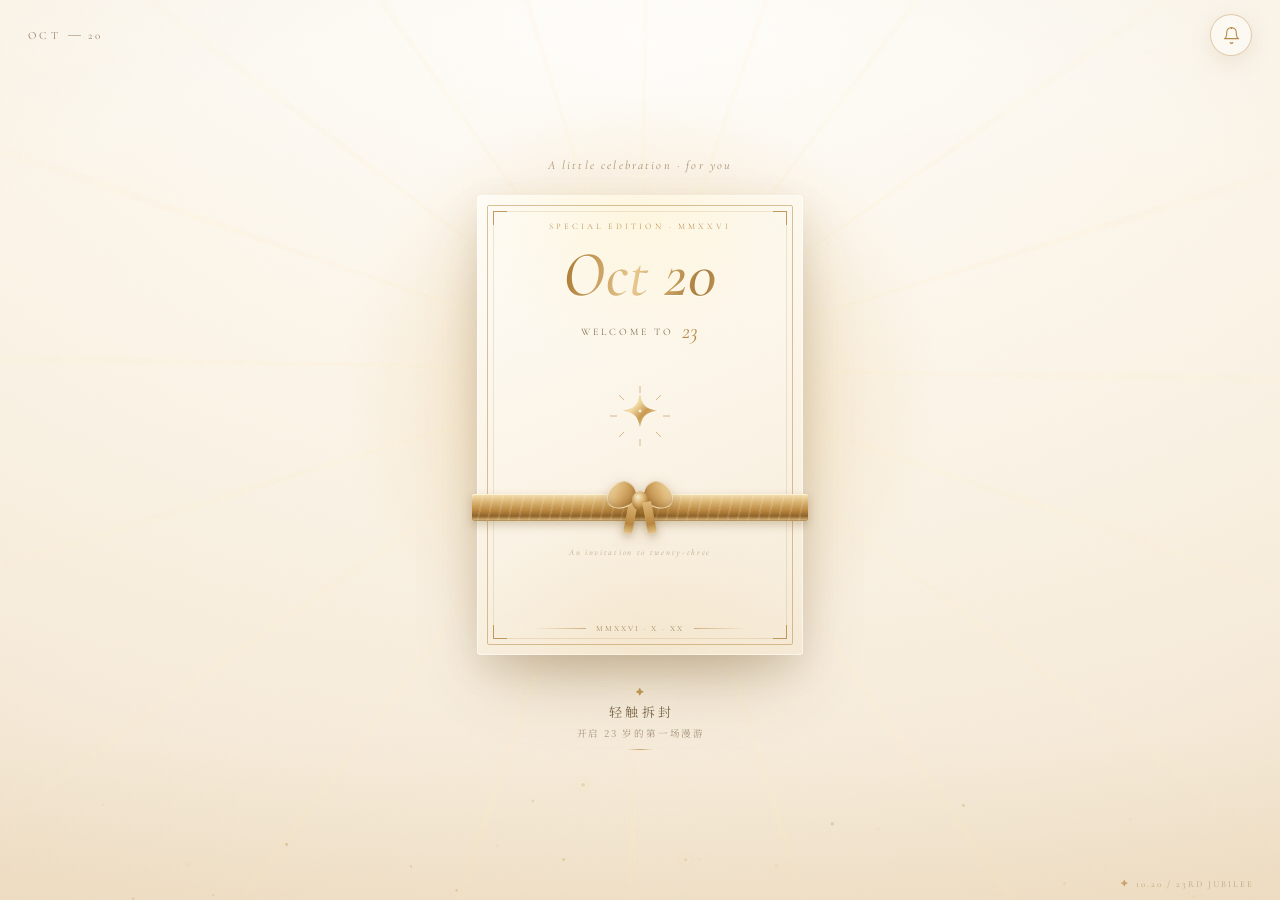
<file: story.html>
<!doctype html>
<html lang="zh-CN">
  <head>
    <meta charset="utf-8" />
    <meta
      name="viewport"
      content="width=device-width, initial-scale=1, viewport-fit=cover"
    />
    <meta name="theme-color" content="#FDFBF7" />
    <title>Oct 20 · Welcome to 23</title>
    <meta
      name="description"
      content="10.20 · 23岁的金色入场券 —— 一场只属于你的生日漫游。"
    />
    <link
      rel="icon"
      href="data:image/svg+xml,%3Csvg xmlns='http://www.w3.org/2000/svg' viewBox='0 0 64 64'%3E%3Crect width='64' height='64' rx='14' fill='%231A2238'/%3E%3Cpath d='M32 12c2.4 12 6.6 16.2 18.6 18.6C38.6 33 34.4 37.2 32 49.2 29.6 37.2 25.4 33 13.4 30.6 25.4 28.2 29.6 24 32 12Z' fill='%23FFD166'/%3E%3C/svg%3E"
    />
    <link rel="preconnect" href="https://fonts.googleapis.com" />
    <link rel="preconnect" href="https://fonts.gstatic.com" crossorigin />
    <link
      href="https://fonts.googleapis.com/css2?family=Cormorant+Garamond:ital,wght@0,400;0,500;0,600;1,400;1,500;1,600&family=Noto+Serif+SC:wght@300;400;500;600;700&display=swap"
      rel="stylesheet"
    />
    <link rel="stylesheet" href="css/style.css" />
  </head>
  <body>
    <svg class="svg-defs" aria-hidden="true" focusable="false">
      <defs>
        <linearGradient id="goldGrad" x1="0" y1="0" x2="1" y2="1">
          <stop offset="0" stop-color="#B9873F" />
          <stop offset=".35" stop-color="#F4DDA6" />
          <stop offset=".6" stop-color="#C99B52" />
          <stop offset="1" stop-color="#FFEBC4" />
        </linearGradient>
        <linearGradient id="flameGrad" x1="0" y1="1" x2="0" y2="0">
          <stop offset="0" stop-color="#FFB347" />
          <stop offset=".55" stop-color="#FFD166" />
          <stop offset="1" stop-color="#FFF6D8" />
        </linearGradient>
        <radialGradient id="flameGlow">
          <stop offset="0" stop-color="#FFD98A" stop-opacity=".85" />
          <stop offset=".5" stop-color="#FFB347" stop-opacity=".28" />
          <stop offset="1" stop-color="#FFB347" stop-opacity="0" />
        </radialGradient>
        <linearGradient id="riverGrad" x1="0" y1="0" x2="0" y2="1">
          <stop offset="0" stop-color="#D9ECDD" />
          <stop offset=".5" stop-color="#93BFA9" />
          <stop offset="1" stop-color="#5F927C" />
        </linearGradient>

        <!-- 手绘线稿：照片占位插画 -->
        <symbol id="art-lake" viewBox="0 0 200 200">
          <circle cx="138" cy="58" r="17" />
          <path d="M18 112c22-8 40-8 62 0s52 8 102 0" />
          <path d="M12 128c26 7 48-7 74 0s56 7 102 0" opacity=".6" />
          <path d="M26 145c16 4 30-4 46 0s32 4 50-2" opacity=".4" />
          <path d="M152 145c10-2 20 1 28-1" opacity=".4" />
          <path
            d="M38 112c-9-18-12-34-6-52M38 112c9-16 11-32 8-50M38 112c0-20-5-36 2-58"
            stroke-width="1.1"
            opacity=".8"
          />
          <circle
            cx="78"
            cy="88"
            r="2"
            fill="currentColor"
            stroke="none"
            opacity=".7"
          />
          <circle
            cx="96"
            cy="80"
            r="1.4"
            fill="currentColor"
            stroke="none"
            opacity=".5"
          />
        </symbol>
        <symbol id="art-dune" viewBox="0 0 200 200">
          <circle cx="62" cy="62" r="20" />
          <path d="M6 140c26-34 54-44 78-30s44 16 62 4 34-16 48-10" />
          <path d="M2 160c34-22 70-24 102-8s58 14 94 2" opacity=".6" />
          <path d="M20 176c28-10 54-10 80-2" opacity=".4" />
          <path d="M148 84c4-6 4-14 0-20M148 84c6-4 14-4 20 0" opacity=".5" />
          <circle
            cx="150"
            cy="58"
            r="1.6"
            fill="currentColor"
            stroke="none"
            opacity=".6"
          />
        </symbol>
        <symbol id="art-river" viewBox="0 0 200 200">
          <path
            d="M18 158c30-6 44-24 36-42-8-20 12-34 34-34s40 14 34 30c-8 22 10 34 34 32"
          />
          <path d="M10 176c34-4 50-16 44-32" opacity=".5" />
          <path d="M28 84l30-38 26 30 18-22 34 44" opacity=".7" />
          <path d="M150 120c8-4 16-4 24 0" opacity=".5" />
          <path d="M36 108c14-4 28-4 42 0" opacity=".4" />
        </symbol>
        <symbol id="art-boardwalk" viewBox="0 0 200 200">
          <path d="M40 176l34-92h52l34 92" opacity=".7" />
          <path d="M62 176l22-84M96 176V92M130 176l-22-84" opacity=".5" />
          <path d="M46 120h108M54 148h92" opacity=".5" />
          <path d="M50 120v-34M60 120v-34M150 120v-34M140 120v-34" />
          <path d="M50 86h100" />
          <path d="M122 60c8-6 18-6 26 0" opacity=".4" />
        </symbol>
        <symbol id="art-dress" viewBox="0 0 200 200">
          <path d="M82 58c0 12 8 18 18 18s18-6 18-18" />
          <path d="M100 76v24" />
          <path
            d="M100 100c-14 0-22 12-26 28-4 20-12 34-20 48h92c-8-14-16-28-20-48-4-16-12-28-26-28z"
          />
          <path d="M84 118c6 8 26 8 32 0" opacity=".5" />
          <path d="M74 176c18-6 34-6 52 0" opacity=".4" />
          <circle
            cx="66"
            cy="74"
            r="2"
            fill="currentColor"
            stroke="none"
            opacity=".7"
          />
          <path
            d="M142 56l3 7 7 3-7 3-3 7-3-7-7-3 7-3z"
            fill="currentColor"
            stroke="none"
            opacity=".55"
          />
        </symbol>
        <symbol id="art-birch" viewBox="0 0 200 200">
          <path
            d="M50 180V36M92 180V20M136 180V50"
            stroke-width="10"
            opacity=".3"
          />
          <path d="M50 180V36M92 180V20M136 180V50" />
          <path
            d="M40 78h20M84 64h16M130 92h14M44 120h14M86 140h18M132 148h12"
            opacity=".5"
          />
          <path d="M50 66l-14-18M92 56l16-18M136 74l14-20" opacity=".5" />
          <circle
            cx="76"
            cy="104"
            r="1.5"
            fill="currentColor"
            stroke="none"
            opacity=".5"
          />
          <circle
            cx="118"
            cy="82"
            r="1.3"
            fill="currentColor"
            stroke="none"
            opacity=".4"
          />
        </symbol>
        <symbol id="art-veil" viewBox="0 0 200 200">
          <path d="M64 92c0-26 16-42 42-42s42 16 42 42" />
          <path
            d="M70 90c0 34 8 60 22 82M136 90c0 34-8 60-22 82"
            opacity=".6"
          />
          <path d="M78 72c10-10 34-10 44 0" opacity=".5" />
          <circle cx="100" cy="46" r="2.5" fill="currentColor" stroke="none" />
          <circle cx="84" cy="56" r="1.5" fill="currentColor" stroke="none" />
          <circle cx="116" cy="56" r="1.5" fill="currentColor" stroke="none" />
          <path
            d="M90 118l3 7 7 3-7 3-3 7-3-7-7-3 7-3z"
            fill="currentColor"
            stroke="none"
            opacity=".5"
          />
          <path
            d="M112 144l2 5 5 2-5 2-2 5-2-5-5-2 5-2z"
            fill="currentColor"
            stroke="none"
            opacity=".4"
          />
        </symbol>
      </defs>
    </svg>

    <div class="grain" aria-hidden="true"></div>
    <canvas id="fx" aria-hidden="true"></canvas>

    <header class="topbar">
      <div class="brand" aria-hidden="true">
        <span>OCT</span><i></i><span>20</span>
      </div>
      <button
        class="music-toggle"
        id="musicToggle"
        type="button"
        aria-label="开启生日音乐"
        aria-pressed="false"
      >
        <svg
          viewBox="0 0 24 24"
          fill="none"
          stroke="currentColor"
          stroke-width="1.4"
          stroke-linecap="round"
          stroke-linejoin="round"
          aria-hidden="true"
        >
          <path d="M18 8a6 6 0 0 0-12 0c0 7-3 8-3 8h18s-3-1-3-8" />
          <path d="M13.7 21a2 2 0 0 1-3.4 0" />
          <path class="bell-line" d="M12 2v1" />
        </svg>
        <span class="music-pulse" aria-hidden="true"></span>
      </button>
    </header>

    <nav class="progress" id="progress" aria-label="章节导航"></nav>

    <main id="app" class="app">
      <!-- ───────────────── 序幕 ───────────────── -->
      <section
        class="scene scene--cover"
        id="cover"
        data-theme="day"
        data-title="序幕"
      >
        <div class="scene-bg cover-bg" aria-hidden="true">
          <div class="cover-halo"></div>
          <div class="cover-rays"></div>
          <div class="cover-vignette"></div>
        </div>

        <div class="scene-inner cover-inner">
          <p class="cover-prelude reveal">A little celebration · for you</p>

          <div class="invitation-wrap reveal">
            <button
              class="invitation"
              id="invitation"
              type="button"
              aria-label="拆开邀请函，开启23岁的第一场漫游"
            >
              <span class="inv-face">
                <span class="inv-edge" aria-hidden="true"></span>
                <span
                  class="inv-corner inv-corner--tl"
                  aria-hidden="true"
                ></span>
                <span
                  class="inv-corner inv-corner--tr"
                  aria-hidden="true"
                ></span>
                <span
                  class="inv-corner inv-corner--bl"
                  aria-hidden="true"
                ></span>
                <span
                  class="inv-corner inv-corner--br"
                  aria-hidden="true"
                ></span>
                <span class="inv-shine" aria-hidden="true"></span>

                <span class="inv-head">
                  <span class="inv-kicker">Special Edition · MMXXVI</span>
                  <span class="inv-title">Oct 20</span>
                  <span class="inv-welcome">Welcome to <em>23</em></span>
                </span>

                <span class="inv-emblem" aria-hidden="true">
                  <svg viewBox="0 0 64 64">
                    <g
                      class="star-rays"
                      stroke="currentColor"
                      stroke-width=".8"
                      opacity=".7"
                    >
                      <path
                        d="M32 2v7M32 55v7M2 32h7M55 32h7M11 11l5 5M48 48l5 5M53 11l-5 5M16 48l-5 5"
                      />
                    </g>
                    <path
                      class="star-shape"
                      d="M32 10c2 11 5.5 14.7 16.7 16.7C37.5 28.7 34 32.4 32 43.4 30 32.4 26.5 28.7 15.3 26.7 26.5 24.7 30 21 32 10Z"
                    />
                    <circle class="star-dot" cx="32" cy="27" r="1.4" />
                  </svg>
                </span>

                <span class="inv-foot">
                  <span class="inv-rule"></span>
                  <span class="inv-date">MMXXVI · X · XX</span>
                  <span class="inv-rule"></span>
                </span>

                <span class="inv-note" aria-hidden="true"
                  >An invitation to twenty-three</span
                >
              </span>

              <span class="ribbon ribbon--left" aria-hidden="true"></span>
              <span class="ribbon ribbon--right" aria-hidden="true"></span>
              <span class="bow" aria-hidden="true">
                <span class="bow-loop bow-loop--left"></span>
                <span class="bow-loop bow-loop--right"></span>
                <span class="bow-knot"></span>
              </span>
            </button>
          </div>

          <button class="cover-hint reveal" id="coverHint" type="button">
            <span class="hint-star" aria-hidden="true">✦</span>
            <span class="hint-main">轻触拆封</span>
            <small>开启 23 岁的第一场漫游</small>
          </button>
        </div>
      </section>

      <!-- ───────────────── Chapter 01 ───────────────── -->
      <section
        class="scene scene--ch1"
        id="ch1"
        data-theme="day"
        data-title="Chapter 01"
      >
        <div class="scene-bg ch1-bg" aria-hidden="true">
          <div class="sun sun--ch1"></div>
          <div class="cloud cloud--a"></div>
          <div class="cloud cloud--b"></div>
          <div class="cloud cloud--c"></div>
          <svg class="hills" viewBox="0 0 800 320" preserveAspectRatio="none">
            <path
              class="hill hill--far"
              d="M0 220 C 120 150 210 210 330 185 S 560 120 800 200 L800 320 L0 320 Z"
            />
            <path
              class="hill hill--near"
              d="M0 262 C 150 210 260 272 420 246 S 650 220 800 266 L800 320 L0 320 Z"
            />
          </svg>
          <div class="lake"><span class="lake-glint"></span></div>
          <div class="grass grass--l"></div>
          <div class="grass grass--r"></div>
        </div>

        <div class="scene-inner">
          <header class="chapter-head reveal">
            <p class="kicker"><span>Chapter 01</span></p>
            <h2 class="chapter-title">旷野明朗</h2>
            <p class="chapter-sub">日光与旷野 · 23岁的肆意奔跑</p>
          </header>

          <div class="photo-stage photo-stage--ch1 reveal">
            <figure
              class="photo-card photo-card--hero"
              data-parallax="0.05"
              data-tilt
              style="--rot: -2.2deg"
            >
              <div class="photo-frame">
                <div class="photo-fallback">
                  <svg class="art" viewBox="0 0 200 200" aria-hidden="true">
                    <use href="#art-lake" />
                  </svg>
                  <p class="fb-cap">湖岸 · 薄纱迎风</p>
                  <span class="fb-note">PORTRAIT TO BE ADDED</span>
                </div>
                <img
                  data-photo="ch1_lake"
                  alt="她在湖岸边手挽薄纱、迎风大笑的全身照"
                  loading="lazy"
                  hidden
                />
                <span class="photo-sheen" aria-hidden="true"></span>
              </div>
              <figcaption>
                <span>Lake Daydream</span><em>薄纱与风</em>
              </figcaption>
            </figure>

            <figure
              class="photo-card photo-card--side"
              data-parallax="0.1"
              style="--rot: 3.2deg"
            >
              <div class="photo-frame">
                <div class="photo-fallback">
                  <svg class="art" viewBox="0 0 200 200" aria-hidden="true">
                    <use href="#art-dune" />
                  </svg>
                  <p class="fb-cap">沙丘 · 日光墨镜</p>
                  <span class="fb-note">PORTRAIT TO BE ADDED</span>
                </div>
                <img
                  data-photo="ch1_dune"
                  alt="她在沙丘前戴着墨镜的阳光笑容"
                  loading="lazy"
                  hidden
                />
                <span class="photo-sheen" aria-hidden="true"></span>
              </div>
              <figcaption><span>Dune</span><em>日光墨镜</em></figcaption>
            </figure>

            <svg class="veil-fabric" viewBox="0 0 120 260" aria-hidden="true">
              <path
                d="M78 8c26 34 30 84 16 128-12 38-34 70-70 106 46-12 82-40 100-86 16-42 12-98-24-148Z"
              />
              <path
                d="M92 40c14 30 12 66-2 96-12 26-30 48-52 66 34-10 58-32 70-64 12-32 12-70-16-98Z"
                opacity=".55"
              />
            </svg>
          </div>

          <div class="chapter-copy reveal">
            <span class="copy-mark" aria-hidden="true">✦</span>
            <p>
              23岁的第一程，脚步依旧轻盈，<br />去看更宽阔的世界，奔赴每一场晴朗。
            </p>
          </div>
        </div>
      </section>

      <!-- ───────────────── Chapter 02 ───────────────── -->
      <section
        class="scene scene--ch2"
        id="ch2"
        data-theme="day"
        data-title="Chapter 02"
      >
        <div class="scene-bg ch2-bg" aria-hidden="true">
          <div class="sun sun--ch2"></div>
          <svg
            class="mountains"
            viewBox="0 0 800 360"
            preserveAspectRatio="none"
          >
            <path
              class="mtn mtn--far"
              d="M0 250 L110 150 L200 220 L300 120 L420 230 L520 160 L640 240 L740 150 L800 210 L800 360 L0 360 Z"
            />
            <path
              class="mtn mtn--near"
              d="M0 300 L120 240 L220 290 L340 230 L470 300 L600 250 L720 300 L800 260 L800 360 L0 360 Z"
            />
          </svg>
          <div class="river"><span class="river-sheen"></span></div>
          <div class="bubbles">
            <span style="--x: 12%; --s: 14px; --t: 18s; --d: -2s"></span>
            <span style="--x: 26%; --s: 22px; --t: 23s; --d: -11s"></span>
            <span style="--x: 68%; --s: 18px; --t: 20s; --d: -6s"></span>
            <span style="--x: 82%; --s: 12px; --t: 16s; --d: -13s"></span>
            <span style="--x: 47%; --s: 10px; --t: 15s; --d: -8s"></span>
          </div>
        </div>

        <div class="scene-inner">
          <header class="chapter-head reveal">
            <p class="kicker"><span>Chapter 02</span></p>
            <h2 class="chapter-title">自由生风</h2>
            <p class="chapter-sub">风与山河 · 步履不停的探险家</p>
          </header>

          <div class="swiper-block reveal">
            <div class="swiper" data-swiper>
              <div class="swiper-track">
                <figure class="photo-card swiper-card">
                  <div class="photo-frame">
                    <div class="photo-fallback">
                      <svg class="art" viewBox="0 0 200 200" aria-hidden="true">
                        <use href="#art-river" />
                      </svg>
                      <p class="fb-cap">河湾 · 牛仔帽</p>
                      <span class="fb-note">PORTRAIT TO BE ADDED</span>
                    </div>
                    <img
                      data-photo="ch2_hat"
                      alt="她戴着棕色牛仔帽在碧绿河湾前扶帽浅笑"
                      loading="lazy"
                      hidden
                    />
                    <span class="photo-sheen" aria-hidden="true"></span>
                  </div>
                  <figcaption>
                    <span>River Bend</span><em>扶帽浅笑</em>
                  </figcaption>
                </figure>

                <figure class="photo-card swiper-card">
                  <div class="photo-frame">
                    <div class="photo-fallback">
                      <svg class="art" viewBox="0 0 200 200" aria-hidden="true">
                        <use href="#art-boardwalk" />
                      </svg>
                      <p class="fb-cap">湖畔栈道 · 单脚微翘</p>
                      <span class="fb-note">PORTRAIT TO BE ADDED</span>
                    </div>
                    <img
                      data-photo="ch2_boardwalk"
                      alt="她在湖畔木栈道上单脚微翘倚靠栏杆"
                      loading="lazy"
                      hidden
                    />
                    <span class="photo-sheen" aria-hidden="true"></span>
                  </div>
                  <figcaption>
                    <span>Wooden Pier</span><em>栈道微风</em>
                  </figcaption>
                </figure>

                <figure class="photo-card swiper-card">
                  <div class="photo-frame">
                    <div class="photo-fallback">
                      <svg class="art" viewBox="0 0 200 200" aria-hidden="true">
                        <use href="#art-river" />
                      </svg>
                      <p class="fb-cap">湖风 · 围巾飞扬</p>
                      <span class="fb-note">PORTRAIT TO BE ADDED</span>
                    </div>
                    <img
                      data-photo="ch2_scarf"
                      alt="她在湖边被风拂动围巾的飒爽模样"
                      loading="lazy"
                      hidden
                    />
                    <span class="photo-sheen" aria-hidden="true"></span>
                  </div>
                  <figcaption>
                    <span>Lake Breeze</span><em>围巾与风</em>
                  </figcaption>
                </figure>
              </div>
            </div>
            <div class="swiper-dots" data-dots aria-label="照片切换"></div>
            <p class="swipe-hint">轻滑 · 风的方向</p>
          </div>

          <div class="chapter-copy reveal">
            <span class="copy-mark" aria-hidden="true">✦</span>
            <p>
              永远有说走就走的底气，翻过山河，穿过人群，<br />做自己生活里最酷的女主角。
            </p>
          </div>
        </div>
      </section>

      <!-- ───────────────── Chapter 03 ───────────────── -->
      <section
        class="scene scene--ch3"
        id="ch3"
        data-theme="warm"
        data-title="Chapter 03"
      >
        <div class="scene-bg ch3-bg" aria-hidden="true">
          <div class="rays"></div>
          <svg
            class="birch birch--left"
            viewBox="0 0 220 600"
            preserveAspectRatio="xMinYMax slice"
          >
            <rect
              x="30"
              y="30"
              width="28"
              height="570"
              rx="14"
              fill="#FFFCF3"
              opacity=".72"
            />
            <rect
              x="112"
              y="-10"
              width="20"
              height="610"
              rx="10"
              fill="#FFFCF3"
              opacity=".5"
            />
            <path
              d="M34 120h20M34 210h16M34 320h22M116 90h12M116 190h12M116 300h12M116 410h12"
              stroke="#8C7A61"
              stroke-width="2.4"
              opacity=".3"
            />
            <path
              d="M58 30c8-18 18-24 30-26M44 60c-10-8-18-10-26-10"
              stroke="#8C7A61"
              stroke-width="1.6"
              opacity=".25"
              fill="none"
            />
          </svg>
          <svg
            class="birch birch--right"
            viewBox="0 0 220 600"
            preserveAspectRatio="xMaxYMax slice"
          >
            <rect
              x="150"
              y="10"
              width="26"
              height="590"
              rx="13"
              fill="#FFFCF3"
              opacity=".68"
            />
            <rect
              x="70"
              y="50"
              width="18"
              height="550"
              rx="9"
              fill="#FFFCF3"
              opacity=".45"
            />
            <path
              d="M154 110h18M154 200h14M154 310h20M74 150h12M74 280h12M74 390h12"
              stroke="#8C7A61"
              stroke-width="2.4"
              opacity=".28"
            />
          </svg>
          <div class="petal petal--1"></div>
          <div class="petal petal--2"></div>
          <div class="petal petal--3"></div>
          <div class="ch3-glow"></div>
        </div>

        <div class="scene-inner">
          <header class="chapter-head reveal">
            <p class="kicker"><span>Chapter 03</span></p>
            <h2 class="chapter-title">璀璨星河</h2>
            <p class="chapter-sub">星光加冕 · 23岁的公主时刻</p>
          </header>

          <div class="swiper-block reveal">
            <div class="swiper swiper--ch3" data-swiper>
              <div class="swiper-track">
                <figure class="photo-card swiper-card">
                  <div class="photo-frame">
                    <div class="photo-fallback">
                      <svg class="art" viewBox="0 0 200 200" aria-hidden="true">
                        <use href="#art-dress" />
                      </svg>
                      <p class="fb-cap">草地 · 浅粉长裙</p>
                      <span class="fb-note">PORTRAIT TO BE ADDED</span>
                    </div>
                    <img
                      data-photo="ch3_gown"
                      alt="她身着闪光浅粉长裙在草地双手托腮甜笑"
                      loading="lazy"
                      hidden
                    />
                    <span class="photo-sheen" aria-hidden="true"></span>
                    <span class="sparkle-field" aria-hidden="true"></span>
                  </div>
                  <figcaption>
                    <span>Blush Gown</span><em>草地甜笑</em>
                  </figcaption>
                </figure>

                <figure class="photo-card swiper-card">
                  <div class="photo-frame">
                    <div class="photo-fallback">
                      <svg class="art" viewBox="0 0 200 200" aria-hidden="true">
                        <use href="#art-birch" />
                      </svg>
                      <p class="fb-cap">白桦林 · 回眸提裙</p>
                      <span class="fb-note">PORTRAIT TO BE ADDED</span>
                    </div>
                    <img
                      data-photo="ch3_birch"
                      alt="她在白桦林间回眸提裙"
                      loading="lazy"
                      hidden
                    />
                    <span class="photo-sheen" aria-hidden="true"></span>
                    <span class="sparkle-field" aria-hidden="true"></span>
                  </div>
                  <figcaption>
                    <span>Silver Birch</span><em>白桦回眸</em>
                  </figcaption>
                </figure>

                <figure class="photo-card swiper-card">
                  <div class="photo-frame">
                    <div class="photo-fallback">
                      <svg class="art" viewBox="0 0 200 200" aria-hidden="true">
                        <use href="#art-veil" />
                      </svg>
                      <p class="fb-cap">头纱 · 碎钻星光</p>
                      <span class="fb-note">PORTRAIT TO BE ADDED</span>
                    </div>
                    <img
                      data-photo="ch3_veil"
                      alt="她戴着精致珠饰头纱回眸的高光瞬间"
                      loading="lazy"
                      hidden
                    />
                    <span class="photo-sheen" aria-hidden="true"></span>
                    <span class="sparkle-field" aria-hidden="true"></span>
                  </div>
                  <figcaption>
                    <span>Starlit Veil</span><em>珠饰头纱</em>
                  </figcaption>
                </figure>

                <figure class="photo-card swiper-card">
                  <div class="photo-frame">
                    <div class="photo-fallback">
                      <svg class="art" viewBox="0 0 200 200" aria-hidden="true">
                        <use href="#art-dress" />
                      </svg>
                      <p class="fb-cap">林间 · 高光时刻</p>
                      <span class="fb-note">PORTRAIT TO BE ADDED</span>
                    </div>
                    <img
                      data-photo="ch3_star"
                      alt="她在林间暖光里的高光时刻"
                      loading="lazy"
                      hidden
                    />
                    <span class="photo-sheen" aria-hidden="true"></span>
                    <span class="sparkle-field" aria-hidden="true"></span>
                  </div>
                  <figcaption>
                    <span>Starlight</span><em>高光时刻</em>
                  </figcaption>
                </figure>
              </div>
            </div>
            <div class="swiper-dots" data-dots aria-label="照片切换"></div>
            <p class="swipe-hint">轻滑 · 星光加冕</p>
          </div>

          <div class="chapter-copy reveal">
            <span class="copy-mark" aria-hidden="true">✦</span>
            <p>盛装也好，素履也罢，<br />属于你的高光时刻永远都在眼前。</p>
          </div>
        </div>
      </section>

      <!-- ───────────────── 尾声 ───────────────── -->
      <section
        class="scene scene--finale"
        id="finale"
        data-theme="night"
        data-title="尾声"
      >
        <div class="scene-bg finale-bg" aria-hidden="true">
          <div class="night-glow"></div>
          <div class="starfield"></div>
          <div class="bokeh bokeh--a"></div>
          <div class="bokeh bokeh--b"></div>
          <div class="bokeh bokeh--c"></div>
          <div class="night-horizon"></div>
        </div>

        <div class="scene-inner finale-inner">
          <header class="finale-head reveal">
            <p class="kicker kicker--light"><span>The Finale</span></p>
            <h2 class="finale-title">许愿时刻</h2>
          </header>

          <div class="cake-wrap" id="cakeWrap">
            <div class="ring" aria-hidden="true"></div>
            <svg
              class="cake-svg"
              viewBox="0 0 320 320"
              role="img"
              aria-label="插着数字2和3蜡烛的生日蛋糕"
            >
              <ellipse
                class="cake-glow"
                cx="160"
                cy="190"
                rx="142"
                ry="92"
                fill="url(#flameGlow)"
                opacity=".55"
              />
              <ellipse
                cx="160"
                cy="294"
                rx="126"
                ry="15"
                fill="#0E1422"
                opacity=".55"
              />
              <ellipse
                cx="160"
                cy="289"
                rx="126"
                ry="15"
                fill="url(#goldGrad)"
                opacity=".7"
              />
              <ellipse cx="160" cy="286" rx="112" ry="11" fill="#1B2438" />

              <rect
                x="64"
                y="212"
                width="192"
                height="74"
                rx="12"
                fill="#FBF1DF"
              />
              <rect
                x="64"
                y="212"
                width="192"
                height="74"
                rx="12"
                fill="none"
                stroke="rgba(185,135,63,.35)"
                stroke-width="1"
              />
              <rect
                x="64"
                y="270"
                width="192"
                height="5"
                fill="url(#goldGrad)"
                opacity=".8"
              />
              <path
                d="M64 232c18 2 24 10 42 10s24-8 42-8 24 8 42 8 24-8 42-10"
                fill="none"
                stroke="rgba(199,161,92,.42)"
                stroke-width="1.2"
              />

              <rect
                x="98"
                y="146"
                width="124"
                height="78"
                rx="10"
                fill="#F7DCD4"
              />
              <rect
                x="98"
                y="146"
                width="124"
                height="78"
                rx="10"
                fill="none"
                stroke="rgba(185,135,63,.3)"
                stroke-width="1"
              />
              <rect
                x="98"
                y="200"
                width="124"
                height="4"
                fill="url(#goldGrad)"
                opacity=".75"
              />
              <path
                d="M98 162c12 2 16 7 28 7s16-6 28-6 16 6 28 6 16-6 28-7"
                fill="none"
                stroke="rgba(199,161,92,.36)"
                stroke-width="1.1"
              />

              <g fill="#FFF9EE">
                <circle cx="80" cy="212" r="6" />
                <circle cx="104" cy="209" r="6" />
                <circle cx="128" cy="207" r="6" />
                <circle cx="152" cy="206" r="6" />
                <circle cx="176" cy="206" r="6" />
                <circle cx="200" cy="207" r="6" />
                <circle cx="224" cy="209" r="6" />
                <circle cx="248" cy="212" r="6" />
              </g>

              <g class="cake-deco" fill="url(#goldGrad)">
                <path
                  d="M124 238l2.2 5.8 5.8 2.2-5.8 2.2-2.2 5.8-2.2-5.8-5.8-2.2 5.8-2.2z"
                />
                <path
                  d="M198 246l1.8 4.8 4.8 1.8-4.8 1.8-1.8 4.8-1.8-4.8-4.8-1.8 4.8-1.8z"
                  opacity=".8"
                />
                <circle cx="160" cy="242" r="2.6" />
                <circle cx="146" cy="258" r="1.8" opacity=".7" />
                <circle cx="178" cy="228" r="1.8" opacity=".7" />
              </g>

              <text
                class="numeral"
                x="136"
                y="146"
                text-anchor="middle"
                font-size="54"
              >
                2
              </text>
              <text
                class="numeral"
                x="186"
                y="146"
                text-anchor="middle"
                font-size="54"
              >
                3
              </text>
              <path
                d="M136 112V103M186 112V103"
                stroke="#6B543A"
                stroke-width="1.8"
                stroke-linecap="round"
                opacity=".9"
              />

              <g class="flame-group" id="cakeFlames">
                <g transform="translate(136,103)">
                  <g class="flame flame--a">
                    <ellipse
                      class="flame-halo"
                      cx="0"
                      cy="-10"
                      rx="17"
                      ry="19"
                    />
                    <path
                      class="flame-body"
                      d="M0 0C-7-7-5-16 0-24 5-16 7-7 0 0Z"
                    />
                    <path
                      class="flame-core"
                      d="M0-2C-3-7-2-12 0-16 2-12 3-7 0-2Z"
                    />
                    <circle class="wick" cx="0" cy="1" r="1.6" />
                  </g>
                </g>
                <g transform="translate(186,103)">
                  <g class="flame flame--b">
                    <ellipse
                      class="flame-halo"
                      cx="0"
                      cy="-10"
                      rx="17"
                      ry="19"
                    />
                    <path
                      class="flame-body"
                      d="M0 0C-7-7-5-16 0-24 5-16 7-7 0 0Z"
                    />
                    <path
                      class="flame-core"
                      d="M0-2C-3-7-2-12 0-16 2-12 3-7 0-2Z"
                    />
                    <circle class="wick" cx="0" cy="1" r="1.6" />
                  </g>
                </g>
              </g>

              <g
                class="smoke-group"
                fill="none"
                stroke="rgba(255,255,255,.55)"
                stroke-width="2"
                stroke-linecap="round"
              >
                <path class="smoke s1" d="M136 100c-7-12 6-18 1-30" />
                <path class="smoke s2" d="M136 100c5-10-5-16-1-26" />
                <path class="smoke s3" d="M186 100c-7-12 6-18 1-30" />
                <path class="smoke s4" d="M186 100c5-10-5-16-1-26" />
              </g>
            </svg>

            <button class="blow-hint" id="blowHint" type="button">
              轻触火焰，吹灭蜡烛许个愿吧
            </button>
            <button
              class="blow-target"
              id="blowZone"
              type="button"
              aria-label="吹灭生日蜡烛，许下心愿"
            ></button>
          </div>

          <div class="wish-card" id="wishCard">
            <div class="wish-card-inner">
              <p class="wish-eyebrow">Happy 23rd Birthday</p>
              <p class="wish-title">
                祝 <span data-name="her">亲爱的你</span><br />23岁生日快乐！
              </p>
              <p class="wish-date" data-birthday>2026.10.20</p>
              <span class="wish-rule" aria-hidden="true"></span>
              <div class="wish-lines">
                <p>愿你新的一岁，步履依然自在，笑容依旧明媚；</p>
                <p>想去的地方都顺遂抵达，想做的事情都如愿以偿。</p>
                <p>愿你永远被偏爱、被好运环绕，</p>
                <p>23岁的每一天都鲜活热烈，闪闪发光！</p>
                <p>很高兴重新认识你。</p>
                <p>也很高兴，还能祝你生日快乐。</p>
              </div>
              <p class="wish-sign">—— <span data-name="you">杨雅均</span></p>
            </div>
          </div>
        </div>
      </section>
    </main>

    <footer class="jubilee" aria-hidden="true">
      <span class="jubilee-star">✦</span>10.20 / 23RD JUBILEE
    </footer>

    <script src="js/config.js"></script>
    <script src="js/audio.js"></script>
    <script src="js/fx.js"></script>
    <script src="js/main.js"></script>
  </body>
</html>
</file>
<file: css/style.css>
/* ============================================================
   Oct 20 · Welcome to 23
   Champagne gold · cream velvet · night-blue finale
   ============================================================ */

:root{
  --champagne:        #E6C280;
  --champagne-deep:   #B98A47;
  --champagne-soft:   #F0DBAC;
  --champagne-light:  #F7E9C9;
  --cream:            #FDFBF7;
  --cream-deep:       #F7EEDF;
  --night:            #1A2238;
  --night-deep:       #111726;
  --gold:             #FFD166;
  --starlight:        #F3E8FF;
  --ink:              #332E27;
  --ink-soft:         #6E6355;

  --serif: "Cormorant Garamond", "Noto Serif SC", Georgia, "Times New Roman", serif;
  --cn: "Noto Serif SC", "Songti SC", STSong, "SimSun", serif;
  --ease: cubic-bezier(.22,.61,.36,1);
  --ease-soft: cubic-bezier(.33,.02,.25,1);

  --safe-top: env(safe-area-inset-top, 0px);
  --safe-bottom: env(safe-area-inset-bottom, 0px);
}

*,*::before,*::after{ box-sizing:border-box; }

html{ height:100%; -webkit-text-size-adjust:100%; }

body{
  margin:0;
  height:100%;
  background:var(--cream);
  color:var(--ink);
  font-family:var(--cn);
  font-weight:400;
  overflow:hidden;
  overscroll-behavior:none;
  -webkit-font-smoothing:antialiased;
  -moz-osx-font-smoothing:grayscale;
  text-rendering:optimizeLegibility;
}

button{ font:inherit; color:inherit; }
img{ display:block; max-width:100%; }
[hidden]{ display:none !important; }

::selection{ background:rgba(230,194,128,.45); color:var(--ink); }

:focus-visible{ outline:1px solid var(--champagne-deep); outline-offset:4px; }

/* hidden svg defs */
.svg-defs{ position:absolute; width:0; height:0; overflow:hidden; }

/* film grain */
.grain{
  position:fixed; inset:0; z-index:46; pointer-events:none; opacity:.032;
  background-image:url("data:image/svg+xml,%3Csvg xmlns='http://www.w3.org/2000/svg' width='160' height='160'%3E%3Cfilter id='n'%3E%3CfeTurbulence type='fractalNoise' baseFrequency='.85' numOctaves='3' stitchTiles='stitch'/%3E%3C/filter%3E%3Crect width='160' height='160' filter='url(%23n)' opacity='.9'/%3E%3C/svg%3E");
  mix-blend-mode:multiply;
}

#fx{
  position:fixed; inset:0; width:100%; height:100%;
  z-index:42; pointer-events:none;
}

/* ============================================================
   Scroll shell
   ============================================================ */

.app{
  position:relative;
  height:100vh;
  height:100dvh;
  overflow-y:auto;
  overflow-x:hidden;
  scroll-snap-type:y mandatory;
  -webkit-overflow-scrolling:touch;
  scrollbar-width:none;
}
.app::-webkit-scrollbar{ display:none; }
.app.is-locked{ overflow:hidden; }
.app.is-navigating{
  scroll-snap-type:none;
  scroll-behavior:auto;
}

.scene{
  position:relative;
  width:100%;
  height:100vh;
  height:100dvh;
  min-height:100vh;
  min-height:100dvh;
  overflow:hidden;
  scroll-snap-align:start;
  scroll-snap-stop:always;
  display:flex;
  align-items:center;
  justify-content:center;
  padding:
    calc(var(--safe-top) + 66px)
    clamp(18px, 5vw, 40px)
    calc(var(--safe-bottom) + 38px);
}

.scene-bg{
  position:absolute; inset:0; z-index:0;
  overflow:hidden;
}

.scene-inner{
  position:relative;
  z-index:5;
  width:100%;
  max-width:520px;
  height:100%;
  display:flex;
  flex-direction:column;
  align-items:center;
  justify-content:center;
  gap:clamp(12px, 2.4vh, 22px);
}

/* ============================================================
   Fixed chrome
   ============================================================ */

.topbar{
  position:fixed;
  top:0; left:0; right:0;
  z-index:52;
  display:flex;
  align-items:center;
  justify-content:space-between;
  padding:
    calc(var(--safe-top) + 14px)
    clamp(16px, 5vw, 28px)
    0;
  pointer-events:none;
}
.topbar > *{ pointer-events:auto; }

.brand{
  display:flex;
  align-items:center;
  gap:7px;
  font-family:var(--serif);
  font-size:11px;
  letter-spacing:.3em;
  color:rgba(126,99,60,.78);
  transition:color .8s var(--ease);
}
.brand i{
  width:13px; height:1px;
  background:currentColor;
  opacity:.55;
}

.music-toggle{
  position:relative;
  width:42px; height:42px;
  display:grid;
  place-items:center;
  border-radius:50%;
  border:1px solid rgba(185,138,71,.42);
  background:rgba(253,251,247,.55);
  -webkit-backdrop-filter:blur(12px);
  backdrop-filter:blur(12px);
  color:var(--champagne-deep);
  cursor:pointer;
  box-shadow:0 6px 22px rgba(150,110,45,.13);
  transition:background .5s var(--ease), border-color .5s, color .5s, transform .3s var(--ease);
  -webkit-tap-highlight-color:transparent;
}
.music-toggle:active{ transform:scale(.93); }
.music-toggle svg{ width:19px; height:19px; transition:transform .4s var(--ease); }
.music-toggle.is-on{
  color:#6F4E1E;
  border-color:rgba(255,232,180,.95);
  background:linear-gradient(145deg, rgba(255,248,229,.95), rgba(230,194,128,.9));
  box-shadow:0 6px 22px rgba(160,115,40,.22), inset 0 1px 0 rgba(255,255,255,.7);
}
.music-toggle.is-on svg{
  animation:bellSway 3s ease-in-out infinite;
  transform-origin:50% 18%;
}
.music-pulse{
  position:absolute; inset:-1px;
  border-radius:50%;
  border:1px solid rgba(230,194,128,.8);
  opacity:0;
  pointer-events:none;
}
.music-toggle.is-on .music-pulse{ animation:pulseRing 2.8s ease-out infinite; }

.progress{
  position:fixed;
  z-index:52;
  left:clamp(9px, 2.4vw, 18px);
  top:50%;
  transform:translateY(-50%);
  display:flex;
  flex-direction:column;
  align-items:center;
  gap:11px;
  transition:opacity .6s var(--ease), transform .6s var(--ease), visibility .6s;
}
body.is-cover .progress{
  opacity:0;
  visibility:hidden;
  transform:translateY(-50%) translateX(-8px);
}
.progress button{
  width:19px; height:19px;
  padding:0; border:0; background:none;
  display:grid; place-items:center;
  cursor:pointer;
  -webkit-tap-highlight-color:transparent;
}
.progress button::before{
  content:"";
  width:4px; height:4px;
  border-radius:50%;
  background:rgba(150,118,68,.38);
  transition:all .45s var(--ease);
}
.progress button.is-active::before{
  width:4px; height:13px;
  border-radius:3px;
  background:linear-gradient(180deg, var(--gold), var(--champagne-deep));
  box-shadow:0 0 9px rgba(230,194,128,.6);
}

.jubilee{
  position:fixed;
  z-index:52;
  right:clamp(13px, 4vw, 26px);
  bottom:calc(var(--safe-bottom) + 11px);
  display:flex;
  align-items:center;
  gap:6px;
  font-family:var(--serif);
  font-size:9px;
  line-height:1;
  letter-spacing:.22em;
  color:rgba(158,124,66,.58);
  pointer-events:none;
  transition:color .8s var(--ease);
}
.jubilee-star{ font-size:7px; color:rgba(185,138,71,.7); }

/* night palette for chrome */
body.theme-night .brand{ color:rgba(243,226,185,.72); }
body.theme-night .music-toggle{
  color:var(--champagne);
  border-color:rgba(230,194,128,.42);
  background:rgba(255,248,230,.07);
  box-shadow:0 6px 24px rgba(0,0,0,.25);
}
body.theme-night .music-toggle.is-on{
  color:#5C4118;
  background:linear-gradient(145deg, #F7E6BE, #D9B271);
  border-color:rgba(255,238,200,.9);
}
body.theme-night .progress button::before{ background:rgba(243,226,185,.32); }
body.theme-night .progress button.is-active::before{
  background:linear-gradient(180deg, #FFE7AC, var(--gold));
  box-shadow:0 0 12px rgba(255,209,102,.65);
}
body.theme-night .jubilee{ color:rgba(230,194,128,.6); }

/* ============================================================
   Shared typography
   ============================================================ */

.kicker{
  margin:0;
  display:flex;
  align-items:center;
  justify-content:center;
  gap:10px;
  font-family:var(--serif);
  font-size:10px;
  font-style:italic;
  letter-spacing:.4em;
  text-transform:uppercase;
  color:var(--champagne-deep);
}
.kicker::before,
.kicker::after{
  content:"";
  width:22px; height:1px;
  background:linear-gradient(90deg, transparent, rgba(185,138,71,.7));
}
.kicker::after{ transform:scaleX(-1); }
.kicker span{ transform:translateX(.2em); }

.kicker--light{ color:rgba(240,216,166,.85); }
.kicker--light::before,
.kicker--light::after{
  background:linear-gradient(90deg, transparent, rgba(240,216,166,.55));
}

.chapter-head{
  display:flex;
  flex-direction:column;
  align-items:center;
  gap:7px;
  text-align:center;
}

.chapter-title{
  margin:0;
  font-family:var(--cn);
  font-weight:500;
  font-size:clamp(34px, 8.6vw, 46px);
  line-height:1.14;
  letter-spacing:.14em;
  text-indent:.14em;
  color:#342F27;
  text-shadow:0 1px 0 rgba(255,255,255,.55), 0 8px 30px rgba(180,140,75,.08);
}

.chapter-sub{
  margin:0;
  font-size:10.5px;
  letter-spacing:.16em;
  color:var(--ink-soft);
}

.chapter-copy{
  position:relative;
  margin:0;
  text-align:center;
}
.chapter-copy .copy-mark{
  display:block;
  margin-bottom:5px;
  font-size:8px;
  color:var(--champagne-deep);
  opacity:.85;
}
.chapter-copy p{
  margin:0;
  font-family:var(--cn);
  font-weight:400;
  font-size:clamp(12px, 3.2vw, 13.5px);
  line-height:2.05;
  letter-spacing:.1em;
  color:#5D5245;
}

/* reveal-on-scroll */
.reveal{
  opacity:0;
  transform:translateY(22px);
  transition:opacity 1.1s var(--ease), transform 1.1s var(--ease);
  transition-delay:var(--rd, 0s);
}
.reveal.is-visible{
  opacity:1;
  transform:translateY(0);
}

/* ============================================================
   COVER
   ============================================================ */

.scene--cover{
  background:
    radial-gradient(120% 100% at 50% 4%, #FFFDF9 0%, #FBF4E7 48%, #F4E7D3 100%);
  padding-top:calc(var(--safe-top) + 58px);
  padding-bottom:calc(var(--safe-bottom) + 50px);
}

.cover-bg{ position:absolute; inset:0; }

.cover-halo{
  position:absolute;
  left:50%; top:43%;
  width:min(135vw, 620px);
  aspect-ratio:1;
  transform:translate(-50%,-50%);
  background:radial-gradient(circle,
    rgba(255,236,193,.72) 0%,
    rgba(240,207,150,.28) 36%,
    rgba(240,207,150,0) 67%);
  filter:blur(10px);
  animation:haloBreathe 9s ease-in-out infinite;
}

.cover-rays{
  position:absolute;
  left:50%; top:41%;
  width:170vmax; aspect-ratio:1;
  transform:translate(-50%,-50%);
  background:repeating-conic-gradient(from 10deg,
    transparent 0deg 8.5deg,
    rgba(255,238,200,.26) 8.5deg 9.3deg,
    transparent 9.3deg 18deg);
  -webkit-mask-image:radial-gradient(circle, #000 0%, rgba(0,0,0,.6) 34%, transparent 62%);
  mask-image:radial-gradient(circle, #000 0%, rgba(0,0,0,.6) 34%, transparent 62%);
  animation:slowSpin 110s linear infinite;
  opacity:.85;
}

.cover-vignette{
  position:absolute; inset:0;
  background:
    radial-gradient(110% 85% at 50% 45%, transparent 52%, rgba(190,150,90,.10) 100%),
    linear-gradient(180deg, rgba(255,255,255,.25), transparent 22%, transparent 82%, rgba(220,190,140,.14));
}

.cover-inner{
  gap:clamp(14px, 2.6vh, 24px);
  justify-content:center;
}

.cover-prelude{
  margin:0;
  font-family:var(--serif);
  font-style:italic;
  font-size:12px;
  letter-spacing:.18em;
  color:rgba(130,101,57,.7);
}

.invitation-wrap{
  position:relative;
  perspective:900px;
}

.invitation{
  position:relative;
  display:block;
  width:min(76vw, 326px);
  aspect-ratio:.71;
  padding:0;
  border:0;
  border-radius:4px;
  background:
    linear-gradient(158deg, #FFFDF8 0%, #FCF5E8 52%, #F6EBD8 100%);
  box-shadow:
    0 34px 70px -24px rgba(118,85,35,.41),
    0 14px 34px rgba(118,85,35,.13),
    0 0 0 1px rgba(255,255,255,.65) inset;
  cursor:pointer;
  color:var(--ink);
  text-align:center;
  overflow:visible;
  -webkit-tap-highlight-color:transparent;
  animation:cardFloat 7.5s ease-in-out infinite;
  transition:transform .8s var(--ease), box-shadow .8s var(--ease);
}
.invitation:active{ transform:scale(.985); }

.inv-face{
  position:absolute; inset:0;
  display:flex;
  flex-direction:column;
  align-items:center;
  padding:clamp(26px, 7.5%, 34px) 20px 22px;
  border-radius:4px;
  overflow:hidden;
}
.inv-face::after{ /* warm inner glow */
  content:"";
  position:absolute; inset:0;
  background:
    radial-gradient(90% 55% at 50% 4%, rgba(255,245,216,.7), transparent 60%),
    radial-gradient(80% 45% at 50% 100%, rgba(236,205,150,.18), transparent 70%);
  pointer-events:none;
}

.inv-edge{
  position:absolute; inset:10px;
  border:1px solid rgba(185,138,71,.52);
  border-radius:2px;
  pointer-events:none;
  z-index:2;
}
.inv-edge::after{
  content:"";
  position:absolute; inset:5px;
  border:1px solid rgba(185,138,71,.2);
  border-radius:1px;
}

.inv-corner{
  position:absolute;
  width:14px; height:14px;
  border-color:rgba(185,138,71,.82);
  border-style:solid;
  border-width:0;
  z-index:3;
}
.inv-corner--tl{ top:16px; left:16px; border-top-width:1px; border-left-width:1px; }
.inv-corner--tr{ top:16px; right:16px; border-top-width:1px; border-right-width:1px; }
.inv-corner--bl{ bottom:16px; left:16px; border-bottom-width:1px; border-left-width:1px; }
.inv-corner--br{ bottom:16px; right:16px; border-bottom-width:1px; border-right-width:1px; }

.inv-shine{
  position:absolute;
  top:-50%; left:-70%;
  width:46%; height:200%;
  background:linear-gradient(90deg,
    transparent,
    rgba(255,255,255,.42) 35%,
    rgba(255,250,235,.65) 50%,
    rgba(255,255,255,.42) 65%,
    transparent);
  transform:rotate(20deg);
  animation:shineSweep 7.5s ease-in-out infinite;
  pointer-events:none;
  z-index:1;
}

.inv-head{
  position:relative;
  z-index:4;
  display:flex;
  flex-direction:column;
  align-items:center;
}
.inv-kicker{
  font-family:var(--serif);
  font-size:8.5px;
  letter-spacing:.34em;
  text-transform:uppercase;
  color:var(--champagne-deep);
  opacity:.9;
}
.inv-title{
  margin-top:clamp(8px, 2.4vh, 14px);
  font-family:var(--serif);
  font-style:italic;
  font-weight:500;
  font-size:clamp(46px, 14.4vw, 64px);
  line-height:.94;
  letter-spacing:.015em;
  background:linear-gradient(100deg,
    #A9772F 0%, #E9C98E 22%, #A97B36 42%,
    #F7E2B2 58%, #B8893F 78%, #EFD59C 100%);
  background-size:220% 100%;
  -webkit-background-clip:text;
  background-clip:text;
  color:transparent;
  filter:drop-shadow(0 1px 0 rgba(255,255,255,.72));
  animation:foil 9s linear infinite;
}
.inv-welcome{
  margin-top:clamp(8px, 1.8vh, 12px);
  font-family:var(--serif);
  font-size:10px;
  letter-spacing:.3em;
  text-transform:uppercase;
  color:#83704F;
}
.inv-welcome em{
  font-family:var(--serif);
  font-style:italic;
  font-size:22px;
  letter-spacing:.02em;
  color:var(--champagne-deep);
  margin-left:3px;
  vertical-align:-3px;
}

.inv-emblem{
  position:absolute;
  z-index:4;
  top:48%; left:50%;
  width:64px; height:64px;
  transform:translate(-50%,-50%);
  color:var(--champagne-deep);
  pointer-events:none;
}
.inv-emblem svg{ width:100%; height:100%; overflow:visible; }
.star-rays{ animation:raysPulse 4.5s ease-in-out infinite; transform-origin:50% 50%; }
.star-shape{
  fill:url(#goldGrad);
  transform-origin:50% 50%;
  animation:starPulse 4s ease-in-out infinite;
  transition:transform .8s var(--ease), opacity .8s;
}
.star-dot{ fill:#FFF7E1; opacity:.9; }

.inv-foot{
  position:relative;
  z-index:4;
  margin-top:auto;
  width:74%;
  display:flex;
  align-items:center;
  gap:10px;
  justify-content:center;
}
.inv-rule{
  flex:1;
  height:1px;
  background:linear-gradient(90deg, transparent, rgba(185,138,71,.6));
}
.inv-rule:last-child{ transform:scaleX(-1); }
.inv-date{
  font-family:var(--serif);
  font-size:8px;
  letter-spacing:.24em;
  color:rgba(130,100,55,.72);
  white-space:nowrap;
}
.inv-note{
  position:absolute;
  z-index:3;
  top:76.5%; left:0; right:0;
  font-family:var(--serif);
  font-style:italic;
  font-size:8.5px;
  letter-spacing:.2em;
  color:rgba(128,99,55,.5);
  transition:opacity .6s;
}
.scene--cover.is-opening .inv-note{ opacity:0; }

/* silk ribbon */
.ribbon{
  position:absolute;
  top:65%;
  z-index:5;
  width:calc(50% + 5px);
  height:clamp(22px, 6%, 30px);
  background:
    repeating-linear-gradient(102deg,
      rgba(255,250,235,.13) 0 2px,
      transparent 2px 10px),
    linear-gradient(180deg,
      #F6E3B6 0%,
      #DDB877 28%,
      #B9863E 62%,
      #8F6329 82%,
      #E7C68B 100%);
  box-shadow:
    0 4px 10px rgba(120,82,25,.28),
    inset 0 1px 0 rgba(255,248,224,.85),
    inset 0 -1px 0 rgba(110,72,20,.35);
  transition:transform 1.15s var(--ease), opacity .95s var(--ease);
}
.ribbon--left{ left:-5px; border-radius:2px 0 0 2px; transform-origin:left center; }
.ribbon--right{ right:-5px; border-radius:0 2px 2px 0; transform-origin:right center; }

.bow{
  position:absolute;
  z-index:6;
  top:65%; left:50%;
  width:68px; height:46px;
  transform:translate(-50%, -37%);
  pointer-events:none;
  filter:drop-shadow(0 4px 7px rgba(110,72,20,.28));
  transition:transform .9s var(--ease), opacity .8s;
}
.bow-loop{
  position:absolute;
  top:5px;
  width:31px; height:26px;
  background:linear-gradient(135deg, #F8E7BE 0%, #DAB06D 46%, #A97632 100%);
  border:1px solid rgba(255,241,207,.55);
  border-radius:62% 38% 52% 48% / 62% 58% 42% 38%;
  box-shadow:inset 0 -3px 6px rgba(110,70,20,.28);
}
.bow-loop--left{ left:0; transform:rotate(-16deg); }
.bow-loop--right{ right:0; transform:rotate(16deg) scaleX(-1); }
.bow-knot{
  position:absolute;
  left:50%; top:52%;
  width:16px; height:19px;
  transform:translate(-50%,-50%);
  border-radius:45% 45% 50% 50%;
  background:radial-gradient(circle at 35% 28%, #F9E9C4, #D5A962 48%, #A5732E 100%);
  box-shadow:inset 0 -2px 4px rgba(90,55,15,.35);
}
.bow::before,.bow::after{
  content:"";
  position:absolute;
  top:25px;
  width:9px; height:32px;
  background:linear-gradient(180deg, #E0BA7B, #B9873F 70%, #E6C68B);
  border-radius:0 0 3px 3px;
  box-shadow:0 3px 6px rgba(110,70,20,.2);
  transform-origin:top center;
}
.bow::before{ left:23px; transform:rotate(11deg); }
.bow::after{ right:23px; transform:rotate(-11deg); }

.cover-hint{
  position:relative;
  display:flex;
  flex-direction:column;
  align-items:center;
  gap:5px;
  margin:0;
  padding:8px 16px 10px;
  border:0;
  background:none;
  cursor:pointer;
  color:#7C684B;
  font-family:var(--cn);
  -webkit-tap-highlight-color:transparent;
  animation:hintFloat 3.8s ease-in-out infinite;
}
.cover-hint .hint-star{
  font-size:8px;
  color:var(--champagne-deep);
  opacity:.9;
}
.cover-hint .hint-main{
  font-size:13px;
  letter-spacing:.24em;
  text-indent:.24em;
}
.cover-hint small{
  font-size:9.5px;
  letter-spacing:.2em;
  text-indent:.2em;
  color:rgba(116,94,64,.6);
}
.cover-hint::after{
  content:"";
  position:absolute;
  left:50%; bottom:0;
  width:26px; height:1px;
  transform:translateX(-50%);
  background:linear-gradient(90deg, transparent, rgba(185,138,71,.7), transparent);
}

/* cover opening state */
.scene--cover.is-opening .invitation{
  animation:none;
  transform:scale(1.055);
  box-shadow:
    0 40px 90px -26px rgba(140,100,40,.5),
    0 0 70px rgba(255,221,152,.55);
  transition:transform 1s var(--ease), box-shadow 1s var(--ease);
}
.scene--cover.is-opening .ribbon--left{
  transform:translateX(-138%) rotate(-9deg);
  opacity:0;
}
.scene--cover.is-opening .ribbon--right{
  transform:translateX(138%) rotate(9deg);
  opacity:0;
}
.scene--cover.is-opening .bow{
  transform:translate(-50%, -120%) scale(1.6);
  opacity:0;
}
.scene--cover.is-opening .star-shape{
  animation:none;
  transform:scale(2.1);
  opacity:0;
}
.scene--cover.is-opening .star-rays{
  animation:none;
  opacity:0;
  transform:scale(1.6);
  transition:transform .9s var(--ease), opacity .9s;
}
.scene--cover.is-opening .cover-hint{
  opacity:0;
  transform:translateY(8px);
  transition:opacity .5s, transform .5s;
  animation:none;
}
.scene--cover.is-opening .cover-prelude{
  opacity:0;
  transition:opacity .6s;
}
.scene--cover.is-done .cover-inner{
  opacity:.0;
  transition:opacity .9s var(--ease);
}

/* ============================================================
   CHAPTER 01 — daylight
   ============================================================ */

.ch1-bg{
  background:linear-gradient(180deg,
    #FEFBF4 0%,
    #FAF3E3 20%,
    #EDF2E7 48%,
    #DDECE5 72%,
    #CDE2DA 100%);
}

.sun{
  position:absolute;
  border-radius:50%;
  pointer-events:none;
}
.sun--ch1{
  top:9%; right:8%;
  width:min(40vw, 190px); aspect-ratio:1;
  background:radial-gradient(circle,
    rgba(255,252,238,.95) 0%,
    rgba(255,240,199,.55) 22%,
    rgba(255,224,160,.16) 50%,
    transparent 72%);
  filter:blur(2px);
  animation:sunBreathe 10s ease-in-out infinite;
}

.cloud{
  position:absolute;
  border-radius:50%;
  background:rgba(255,253,247,.72);
  filter:blur(11px);
  will-change:transform;
}
.cloud--a{ width:52vw; height:11vw; top:17%; left:-16%; opacity:.75; animation:driftX 52s linear infinite; }
.cloud--b{ width:38vw; height:8vw; top:27%; right:-14%; opacity:.55; animation:driftX 66s linear infinite reverse; }
.cloud--c{ width:26vw; height:6vw; top:9%; right:22%; opacity:.4; animation:driftX 80s linear infinite; }

.hills{
  position:absolute;
  left:-2%; right:-2%; bottom:15%;
  width:104%; height:36%;
  pointer-events:none;
}
.hill--far{ fill:#C7DCCD; opacity:.72; }
.hill--near{ fill:#AECBB8; opacity:.72; }

.lake{
  position:absolute;
  left:-6%; right:-6%; bottom:-3%;
  height:29%;
  background:linear-gradient(180deg,
    rgba(216,235,226,.9) 0%,
    #B9D8CD 38%,
    #98C1B4 100%);
  border-radius:48% 52% 0 0 / 15% 18% 0 0;
  overflow:hidden;
}
.lake::before{
  content:"";
  position:absolute; inset:-2% -10%;
  background:repeating-linear-gradient(91deg,
    transparent 0 30px,
    rgba(255,255,255,.42) 30px 33px,
    transparent 33px 78px);
  opacity:.34;
  animation:lakeFlow 22s linear infinite;
}
.lake::after{
  content:"";
  position:absolute; inset:0;
  background-image:
    radial-gradient(2px 2px at 22% 32%, rgba(255,243,203,.95), transparent 60%),
    radial-gradient(2px 2px at 66% 58%, rgba(255,238,185,.9), transparent 60%),
    radial-gradient(1.5px 1.5px at 84% 26%, rgba(255,255,255,.95), transparent 60%),
    radial-gradient(1.5px 1.5px at 44% 72%, rgba(255,230,168,.85), transparent 60%),
    radial-gradient(1.2px 1.2px at 10% 64%, rgba(255,255,255,.8), transparent 60%);
  background-size:230px 130px, 270px 150px, 190px 100px, 250px 140px, 210px 120px;
  opacity:.85;
  animation:glintShift 9s ease-in-out infinite alternate;
}
.lake-glint{
  position:absolute; left:12%; top:14%;
  width:60%; height:2px;
  background:linear-gradient(90deg, transparent, rgba(255,248,214,.85), transparent);
  filter:blur(1px);
  animation:glintShift 7s ease-in-out infinite alternate;
}

.grass{
  position:absolute;
  bottom:-5%;
  width:38%; height:21%;
  background:radial-gradient(ellipse at 50% 100%, rgba(94,133,101,.5), transparent 70%);
  filter:blur(10px);
  pointer-events:none;
}
.grass--left{ left:-10%; transform:rotate(5deg); }
.grass--right{ right:-10%; transform:rotate(-5deg); }

/* stage */
.photo-stage{
  position:relative;
  width:100%;
  display:flex;
  align-items:center;
  justify-content:center;
}
.photo-stage--ch1{
  height:clamp(255px, 43vh, 380px);
}

.photo-card{
  margin:0;
  position:relative;
  transform:translate3d(0, var(--py, 0px), 0) rotate(var(--rot, 0deg));
  transition:transform .28s linear;
  will-change:transform;
}
.photo-stage--ch1 .photo-card--hero{
  width:min(52vw, 234px);
  z-index:2;
}
.photo-stage--ch1 .photo-card--hero figcaption{ justify-content:flex-start; }
.photo-stage--ch1 .photo-card--hero figcaption em{ display:none; }
.photo-stage--ch1 .photo-card--side{
  position:absolute;
  right:1.5%;
  bottom:2%;
  width:min(35vw, 150px);
  z-index:3;
}
.photo-stage--ch1 .photo-card--side .fb-cap{
  font-size:8px;
  letter-spacing:.06em;
}
.photo-stage--ch1 .photo-card--side .fb-note{
  font-size:5.2px;
  letter-spacing:.08em;
}

.veil-fabric{
  position:absolute;
  right:2%; top:2%;
  width:44%; height:88%;
  z-index:1;
  color:rgba(255,252,242,.6);
  filter:blur(.8px) drop-shadow(0 10px 20px rgba(150,110,55,.12));
  transform-origin:78% 8%;
  animation:veilSway 8s ease-in-out infinite;
  pointer-events:none;
  opacity:.66;
}
.veil-fabric path{
  fill:rgba(255,253,247,.46);
  stroke:rgba(255,255,255,.5);
  stroke-width:.4;
}

/* ============================================================
   Photo frames
   ============================================================ */

.photo-frame{
  position:relative;
  width:100%;
  aspect-ratio:3 / 4.08;
  padding:7px;
  background:linear-gradient(155deg, #FFFDF9, #FBF4E8);
  border-radius:2px;
  box-shadow:
    0 24px 48px -18px rgba(92,68,32,.42),
    0 7px 18px rgba(92,68,32,.11),
    inset 0 0 0 1px rgba(255,255,255,.8);
  overflow:hidden;
}
.photo-frame::after{
  content:"";
  position:absolute; inset:7px;
  border:1px solid rgba(185,138,71,.32);
  pointer-events:none;
  z-index:4;
}

[data-tilt] .photo-frame{
  transform:perspective(760px) rotateX(var(--rx, 0deg)) rotateY(var(--ry, 0deg));
  transition:transform .3s ease-out;
  will-change:transform;
}

.photo-fallback{
  position:absolute; inset:7px;
  display:flex;
  flex-direction:column;
  align-items:center;
  justify-content:center;
  gap:9px;
  background:
    radial-gradient(120% 100% at 50% 0%, #FCF4E5 0%, #F3E6D1 64%, #EBDCC4 100%);
  color:rgba(174,134,70,.82);
  overflow:hidden;
}
.photo-fallback::before{
  content:"";
  position:absolute; inset:0;
  background:repeating-linear-gradient(118deg, rgba(255,255,255,.25) 0 1px, transparent 1px 9px);
  opacity:.35;
  pointer-events:none;
}
.photo-fallback .art{
  width:66%;
  max-width:160px;
  height:auto;
  position:relative;
  opacity:.82;
  fill:none;
  stroke:currentColor;
  stroke-width:1.35;
  stroke-linecap:round;
  stroke-linejoin:round;
}
.fb-cap{
  position:absolute;
  top:8.5%;
  left:8%;
  right:8%;
  margin:0;
  font-size:9.5px;
  letter-spacing:.16em;
  text-align:center;
  color:#947A57;
}
.fb-note{
  position:absolute;
  top:15.5%;
  left:0;
  right:0;
  font-family:var(--serif);
  font-size:6px;
  letter-spacing:.17em;
  text-align:center;
  white-space:nowrap;
  color:rgba(150,119,74,.5);
}

.photo-frame > img{
  position:absolute; inset:7px;
  width:auto; height:auto;
  object-fit:cover;
  opacity:0;
  transition:opacity .9s var(--ease);
  z-index:2;
}
.photo-frame > img.is-loaded{ opacity:1; }

.photo-sheen{
  position:absolute; inset:7px;
  z-index:3;
  pointer-events:none;
  background:linear-gradient(118deg,
    transparent 28%,
    rgba(255,255,255,.32) 44%,
    rgba(255,246,222,.16) 52%,
    transparent 66%);
  background-size:260% 260%;
  animation:sheenMove 9s ease-in-out infinite;
  mix-blend-mode:soft-light;
}

.photo-card figcaption{
  display:flex;
  align-items:baseline;
  justify-content:space-between;
  gap:6px;
  padding:7px 4px 0;
}
.photo-card figcaption span{
  font-family:var(--serif);
  font-style:italic;
  font-size:11.5px;
  letter-spacing:.03em;
  color:#8C724B;
  white-space:nowrap;
}
.photo-card figcaption em{
  font-style:normal;
  font-family:var(--cn);
  font-size:8px;
  letter-spacing:.13em;
  color:rgba(112,91,60,.66);
  white-space:nowrap;
}

/* ============================================================
   CHAPTER 02 — wind & river
   ============================================================ */

.ch2-bg{
  background:linear-gradient(180deg,
    #FCF7EA 0%,
    #F1F1E1 26%,
    #DCE8D7 48%,
    #B6D2BC 72%,
    #7FA98E 100%);
}
.sun--ch2{
  top:7%; left:12%;
  width:min(38vw, 170px); aspect-ratio:1;
  background:radial-gradient(circle,
    rgba(255,251,232,.9) 0%,
    rgba(255,243,205,.35) 30%,
    transparent 68%);
  filter:blur(3px);
  animation:sunBreathe 11s ease-in-out infinite;
}
.mountains{
  position:absolute;
  left:-3%; right:-3%; bottom:26%;
  width:106%; height:42%;
}
.mtn--far{ fill:#B4CDB8; opacity:.62; }
.mtn--near{ fill:#89AE96; opacity:.72; }

.river{
  position:absolute;
  left:-12%; right:-12%; bottom:-6%;
  height:46%;
  border-radius:48% 52% 0 0 / 16% 20% 0 0;
  background:linear-gradient(180deg,
    #CFE5D6 0%,
    #A3C9B2 34%,
    #7FAE95 68%,
    #5B8B73 100%);
  box-shadow:inset 0 24px 60px rgba(255,255,255,.32);
  overflow:hidden;
}
.river::before{
  content:"";
  position:absolute; inset:-10% -12%;
  background:repeating-linear-gradient(96deg,
    transparent 0 58px,
    rgba(255,255,255,.28) 58px 64px,
    transparent 64px 132px);
  opacity:.5;
  animation:waterFlow 17s linear infinite;
}
.river::after{
  content:"";
  position:absolute; inset:0;
  background-image:
    radial-gradient(2px 2px at 18% 24%, rgba(255,255,255,.85), transparent 60%),
    radial-gradient(1.5px 1.5px at 62% 48%, rgba(255,240,190,.85), transparent 60%),
    radial-gradient(1.6px 1.6px at 84% 66%, rgba(255,255,255,.7), transparent 60%);
  background-size:240px 160px, 300px 180px, 200px 140px;
  opacity:.65;
  animation:glintShift 12s ease-in-out infinite alternate;
}
.river-sheen{
  position:absolute;
  left:8%; top:24%;
  width:62%; height:2px;
  background:linear-gradient(90deg, transparent, rgba(255,250,220,.8), transparent);
  filter:blur(1.5px);
  animation:glintShift 8s ease-in-out infinite alternate;
}

.bubbles{ position:absolute; inset:0; pointer-events:none; }
.bubbles span{
  position:absolute;
  left:var(--x);
  bottom:-8%;
  width:var(--s, 16px); height:var(--s, 16px);
  border-radius:50%;
  background:
    radial-gradient(circle at 32% 28%, rgba(255,255,255,.95), rgba(255,255,255,.15) 42%, transparent 62%),
    conic-gradient(from 20deg,
      rgba(255,209,102,.45),
      rgba(243,232,255,.6),
      rgba(255,255,255,.3),
      rgba(174,220,200,.5),
      rgba(255,209,102,.45));
  border:1px solid rgba(255,255,255,.55);
  box-shadow:0 0 18px rgba(255,255,255,.25);
  opacity:.62;
  animation:bubbleRise var(--t, 18s) linear infinite;
  animation-delay:var(--d, 0s);
}

.swiper-block{
  width:100%;
  display:flex;
  flex-direction:column;
  align-items:center;
}

.swiper{
  --cw:min(62vw, 34vh, 274px);
  width:100vw;
  margin-left:calc(50% - 50vw);
  overflow-x:auto;
  overflow-y:hidden;
  scroll-snap-type:x mandatory;
  -webkit-overflow-scrolling:touch;
  overscroll-behavior-x:contain;
  scrollbar-width:none;
  padding-block:10px 4px;
}
.swiper::-webkit-scrollbar{ display:none; }

.swiper-track{
  display:flex;
  align-items:flex-start;
  gap:16px;
  width:max-content;
  padding-inline:calc(50vw - var(--cw) / 2);
}
.swiper-track .photo-card{
  width:var(--cw);
  flex:0 0 auto;
  scroll-snap-align:center;
  scroll-snap-stop:always;
}
.swiper-card .photo-frame{ aspect-ratio:3 / 4; }

.swiper-dots{
  display:flex;
  align-items:center;
  justify-content:center;
  gap:5px;
  height:16px;
  margin-top:2px;
}
.swiper-dots button{
  width:16px; height:16px;
  padding:0; border:0; background:none;
  display:grid; place-items:center;
  cursor:pointer;
  -webkit-tap-highlight-color:transparent;
}
.swiper-dots button::before{
  content:"";
  width:4px; height:4px;
  border-radius:50%;
  background:rgba(122,100,66,.32);
  transition:all .4s var(--ease);
}
.swiper-dots button.is-active::before{
  width:14px; height:4px;
  border-radius:2px;
  background:var(--champagne-deep);
}
.scene--ch2 .swiper-dots button::before{ background:rgba(253,251,247,.65); }
.scene--ch2 .swiper-dots button.is-active::before{
  background:linear-gradient(90deg, #FFE9B8, #D6B06C);
  box-shadow:0 0 8px rgba(255,233,184,.6);
}

.swipe-hint{
  margin:3px 0 0;
  font-family:var(--serif);
  font-style:italic;
  font-size:10px;
  letter-spacing:.2em;
  color:rgba(112,91,60,.62);
}
.scene--ch2 .swipe-hint{ color:rgba(251,247,235,.78); }
.scene--ch2 .chapter-copy p{ color:#4D5F4C; }
.scene--ch2 .chapter-copy .copy-mark{ color:#8F6F3B; }

/* ============================================================
   CHAPTER 03 — starlight
   ============================================================ */

.ch3-bg{
  background:
    radial-gradient(120% 88% at 50% 0%, #FFFDF8 0%, #FCF0E9 38%, #F7E1D7 66%, #EDD4C4 100%);
}
.rays{
  position:absolute;
  inset:-16% -22%;
  background:repeating-linear-gradient(103deg,
    transparent 0 52px,
    rgba(255,240,203,.5) 52px 86px,
    transparent 86px 150px);
  filter:blur(11px);
  transform:rotate(-5deg);
  animation:raysShift 16s ease-in-out infinite alternate;
  opacity:.62;
}
.ch3-glow{
  position:absolute;
  left:50%; top:36%;
  width:min(150vw, 700px); aspect-ratio:1;
  transform:translate(-50%,-50%);
  background:radial-gradient(circle,
    rgba(255,238,201,.55) 0%,
    rgba(255,225,196,.22) 36%,
    transparent 66%);
  filter:blur(6px);
  animation:haloBreathe 12s ease-in-out infinite;
}
.birch{
  position:absolute;
  bottom:0;
  height:88%;
  width:36vw;
  max-width:210px;
  opacity:.55;
  pointer-events:none;
}
.birch--left{ left:-3%; }
.birch--right{ right:-3%; }
.petal{
  position:absolute;
  width:7px; height:5px;
  border-radius:60% 40% 55% 45%;
  background:rgba(255,226,214,.8);
  filter:blur(.3px);
  animation:petalFall 15s linear infinite;
  opacity:.6;
}
.petal--1{ left:16%; top:-6%; animation-delay:-2s; --px:40px; }
.petal--2{ left:64%; top:-10%; animation-delay:-7s; --px:-50px; animation-duration:19s; }
.petal--3{ left:84%; top:-4%; animation-delay:-12s; --px:-30px; animation-duration:17s; }

.swiper--ch3{ --cw:min(64vw, 35vh, 282px); }

.sparkle-field{ position:absolute; inset:7px; z-index:5; pointer-events:none; overflow:hidden; }
.sparkle-field span{
  position:absolute;
  width:3px; height:3px;
  border-radius:50%;
  background:#FFF6DC;
  box-shadow:0 0 7px 1px rgba(255,224,160,.9);
  opacity:0;
  animation:cardTwinkle var(--t, 4s) ease-in-out infinite;
  animation-delay:var(--d, 0s);
}
.scene--ch3 .chapter-copy p{ color:#5B4A40; }
.scene--ch3 .chapter-copy .copy-mark{ color:#A97C45; }
.scene--ch3 .swipe-hint{ color:rgba(120,95,70,.65); }

/* ============================================================
   FINALE — night
   ============================================================ */

.scene--finale{
  background:
    radial-gradient(135% 85% at 50% 38%, #2A3554 0%, #1A2238 52%, #111726 100%);
  color:var(--cream);
  padding-top:calc(var(--safe-top) + 64px);
  padding-bottom:calc(var(--safe-bottom) + 32px);
}
.finale-bg{ position:absolute; inset:0; }
.night-glow{
  position:absolute;
  left:50%; top:37%;
  width:min(130vw, 620px); aspect-ratio:1;
  transform:translate(-50%,-50%);
  background:radial-gradient(circle,
    rgba(255,209,102,.22) 0%,
    rgba(230,194,128,.09) 38%,
    transparent 68%);
  filter:blur(8px);
  animation:haloBreathe 9s ease-in-out infinite;
}
.starfield{
  position:absolute; inset:0;
  background-image:
    radial-gradient(1.4px 1.4px at 12% 18%, rgba(255,255,255,.9), transparent 60%),
    radial-gradient(1px 1px at 28% 34%, rgba(255,244,214,.8), transparent 60%),
    radial-gradient(1.7px 1.7px at 76% 14%, rgba(255,255,255,.85), transparent 60%),
    radial-gradient(1px 1px at 88% 38%, rgba(243,232,255,.8), transparent 60%),
    radial-gradient(1.2px 1.2px at 44% 8%, rgba(255,255,255,.75), transparent 60%),
    radial-gradient(1.6px 1.6px at 62% 30%, rgba(255,232,180,.8), transparent 60%),
    radial-gradient(1px 1px at 8% 52%, rgba(255,255,255,.65), transparent 60%),
    radial-gradient(1.2px 1.2px at 94% 62%, rgba(255,255,255,.6), transparent 60%),
    radial-gradient(1px 1px at 36% 60%, rgba(255,255,255,.5), transparent 60%),
    radial-gradient(1.5px 1.5px at 70% 52%, rgba(255,240,200,.6), transparent 60%);
  opacity:.8;
  animation:starTwinkle 7s ease-in-out infinite alternate;
}
.night-horizon{
  position:absolute;
  left:-10%; right:-10%; bottom:-14%;
  height:30%;
  background:radial-gradient(ellipse at 50% 100%, rgba(255,196,110,.13), transparent 64%);
  filter:blur(8px);
}
.bokeh{
  position:absolute;
  border-radius:50%;
  filter:blur(2px);
  opacity:.45;
  animation:floatY 12s ease-in-out infinite;
}
.bokeh--a{ width:10px; height:10px; left:14%; top:58%; background:rgba(255,209,102,.5); box-shadow:0 0 18px rgba(255,209,102,.4); }
.bokeh--b{ width:7px; height:7px; right:18%; top:42%; background:rgba(243,232,255,.5); box-shadow:0 0 16px rgba(243,232,255,.35); animation-delay:-4s; }
.bokeh--c{ width:13px; height:13px; right:30%; top:68%; background:rgba(230,194,128,.35); box-shadow:0 0 22px rgba(230,194,128,.3); animation-delay:-8s; }

.finale-inner{
  justify-content:center;
  gap:clamp(6px, 1.4vh, 12px);
}
.finale-head{
  display:flex;
  flex-direction:column;
  align-items:center;
  gap:5px;
  text-align:center;
}
.finale-title{
  margin:0;
  font-family:var(--cn);
  font-weight:400;
  font-size:clamp(28px, 7.6vw, 36px);
  letter-spacing:.22em;
  text-indent:.22em;
  color:#FBF1DC;
  text-shadow:0 0 26px rgba(255,209,102,.25);
}

.cake-wrap{
  position:relative;
  display:flex;
  flex-direction:column;
  align-items:center;
  justify-content:flex-end;
  width:100%;
  height:clamp(176px, 27vh, 248px);
  transition:transform .9s var(--ease), height .9s var(--ease);
  z-index:6;
}
.cake-svg{
  width:min(64vw, 30vh, 236px);
  height:auto;
  overflow:visible;
  filter:drop-shadow(0 26px 32px rgba(0,0,0,.38));
  transition:transform .9s var(--ease), opacity .9s;
}

.cake-glow{ animation:glowBreathe 5s ease-in-out infinite; }
.numeral{
  font-family:var(--serif);
  font-weight:600;
  fill:url(#goldGrad);
  stroke:rgba(255,244,214,.55);
  stroke-width:.5;
  filter:drop-shadow(0 2px 3px rgba(0,0,0,.3));
}
.cake-deco{ filter:drop-shadow(0 1px 2px rgba(0,0,0,.15)); }

.flame{
  transform-box:fill-box;
  transform-origin:50% 100%;
  animation:flicker 1.9s ease-in-out infinite;
}
.flame--b{ animation-delay:-.75s; animation-duration:2.15s; }
.flame-halo{ fill:url(#flameGlow); opacity:.85; }
.flame-body{ fill:url(#flameGrad); }
.flame-core{ fill:#FFF8DD; }
.wick{ fill:#5A4632; }

.smoke{
  opacity:0;
  transform-box:fill-box;
  transform-origin:50% 100%;
}
.smoke.s2,.smoke.s4{ animation-delay:.18s; }

.blow-hint{
  position:relative;
  z-index:7;
  margin:6px 0 0;
  padding:6px 10px 10px;
  border:0;
  background:none;
  color:rgba(255,240,210,.82);
  font-family:var(--cn);
  font-size:10.5px;
  letter-spacing:.18em;
  text-indent:.18em;
  cursor:pointer;
  animation:hintBreathe 3.4s ease-in-out infinite;
  -webkit-tap-highlight-color:transparent;
  transition:opacity .6s, transform .6s;
}
.blow-hint::after{
  content:"";
  position:absolute;
  left:50%; bottom:2px;
  width:26px; height:1px;
  transform:translateX(-50%);
  background:linear-gradient(90deg, transparent, rgba(255,209,102,.75), transparent);
}
.blow-target{
  position:absolute;
  z-index:8;
  left:50%; top:0;
  transform:translateX(-50%);
  width:66%; height:62%;
  padding:0; border:0;
  background:transparent;
  cursor:pointer;
  -webkit-tap-highlight-color:transparent;
}
.blow-target:focus-visible{ outline:1px dashed rgba(255,209,102,.6); outline-offset:2px; border-radius:50%; }

.ring{
  position:absolute;
  left:50%; top:44%;
  width:150px; height:150px;
  margin:-75px 0 0 -75px;
  border-radius:50%;
  border:1px solid rgba(255,209,102,.75);
  opacity:0;
  pointer-events:none;
}

/* blown state */
.scene--finale.is-blown .flame{
  animation:none;
  transform:translateY(-5px) scale(.08);
  opacity:0;
  transition:transform .5s var(--ease), opacity .45s;
}
.scene--finale.is-blown .cake-glow{ opacity:0; transition:opacity .7s; }
.scene--finale.is-blown .smoke{ animation:smokeRise 2.6s var(--ease-soft) forwards; }
.scene--finale.is-blown .blow-hint{
  opacity:0;
  transform:translateY(8px);
  animation:none;
  pointer-events:none;
}
.scene--finale.is-blown .ring{ animation:ringOut 1.7s var(--ease) forwards; }
.scene--finale.is-blown .cake-svg{ animation:cakeCheer 1.2s var(--ease); }

.scene--finale.is-card .cake-wrap{
  height:clamp(120px, 20vh, 165px);
  transform:none;
}
.scene--finale.is-card .cake-svg{
  width:min(46vw, 20vh, 158px);
  transform:none;
}
.scene--finale.is-card .smoke{
  animation:none;
  opacity:0;
  transition:opacity .7s;
}

/* wish card */
.wish-card{
  width:min(90%, 390px);
  max-height:0;
  opacity:0;
  overflow:hidden;
  margin:0 auto;
  transition:max-height 1.15s var(--ease), opacity 1s ease .15s, margin .9s var(--ease);
  z-index:7;
}
.scene--finale.is-card .wish-card{
  max-height:420px;
  opacity:1;
  margin-top:4px;
}

.wish-card-inner{
  position:relative;
  padding:clamp(17px, 4.4vw, 24px) clamp(17px, 5vw, 26px);
  border-radius:3px;
  background:linear-gradient(158deg, #FFFDF8 0%, #FBF3E4 58%, #F7EDDB 100%);
  color:var(--ink);
  text-align:center;
  box-shadow:
    0 28px 64px rgba(0,0,0,.4),
    0 0 0 1px rgba(255,255,255,.45) inset;
  overflow:hidden;
}
.wish-card-inner::before{
  content:"";
  position:absolute; inset:7px;
  border:1px solid rgba(185,138,71,.34);
  border-radius:1px;
  pointer-events:none;
}
.wish-card-inner::after{
  content:"";
  position:absolute;
  top:-40%; left:-80%;
  width:40%; height:190%;
  background:linear-gradient(90deg, transparent, rgba(255,255,255,.5), transparent);
  transform:rotate(18deg);
  animation:shineSweep 8s ease-in-out infinite;
  pointer-events:none;
}

.wish-card-inner > *{
  position:relative;
  z-index:2;
  opacity:0;
  transform:translateY(9px);
}
.scene--finale.is-card .wish-card-inner > *{
  animation:lineIn .9s var(--ease) forwards;
}
.scene--finale.is-card .wish-eyebrow{ animation-delay:.55s; }
.scene--finale.is-card .wish-title{ animation-delay:.68s; }
.scene--finale.is-card .wish-date{ animation-delay:.86s; }
.scene--finale.is-card .wish-rule{ animation-delay:.96s; }
.scene--finale.is-card .wish-lines{ animation-delay:1.06s; }
.scene--finale.is-card .wish-sign{ animation-delay:1.3s; }

.wish-eyebrow{
  margin:0 0 7px;
  font-family:var(--serif);
  font-style:italic;
  font-size:8.5px;
  letter-spacing:.32em;
  text-transform:uppercase;
  color:var(--champagne-deep);
}
.wish-title{
  margin:0;
  font-family:var(--cn);
  font-weight:500;
  font-size:clamp(17px, 4.9vw, 21px);
  line-height:1.65;
  letter-spacing:.08em;
  color:#33291E;
}
.wish-date{
  margin:7px 0 0;
  font-family:var(--serif);
  font-size:10px;
  letter-spacing:.28em;
  color:rgba(130,100,55,.8);
}
.wish-rule{
  display:block;
  width:42px;
  height:1px;
  margin:10px auto;
  background:linear-gradient(90deg, transparent, rgba(185,138,71,.7), transparent);
}
.wish-lines p{
  margin:0;
  font-size:clamp(10.5px, 2.95vw, 12px);
  line-height:1.9;
  letter-spacing:.055em;
  color:#5C5145;
}
.wish-sign{
  margin:11px 0 0;
  font-family:var(--serif);
  font-style:italic;
  font-size:12px;
  letter-spacing:.08em;
  color:#8A6C3E;
}

/* ============================================================
   Keyframes
   ============================================================ */

@keyframes haloBreathe{
  0%,100%{ opacity:.72; transform:translate(-50%,-50%) scale(1); }
  50%{ opacity:1; transform:translate(-50%,-50%) scale(1.055); }
}
.scene--cover .cover-halo,
.scene--ch3 .ch3-glow,
.scene--finale .night-glow{ transform:translate(-50%,-50%); }

@keyframes sunBreathe{
  0%,100%{ opacity:.72; transform:scale(1); }
  50%{ opacity:1; transform:scale(1.06); }
}
@keyframes slowSpin{
  to{ transform:translate(-50%,-50%) rotate(360deg); }
}
@keyframes cardFloat{
  0%,100%{ transform:translateY(0); }
  50%{ transform:translateY(-6px); }
}
@keyframes foil{
  0%,100%{ background-position:0% 50%; }
  50%{ background-position:100% 50%; }
}
@keyframes shineSweep{
  0%,12%{ transform:translateX(0) rotate(20deg); opacity:0; }
  22%{ opacity:1; }
  42%,100%{ transform:translateX(360%) rotate(20deg); opacity:0; }
}
@keyframes starPulse{
  0%,100%{ transform:scale(.92); opacity:.82; }
  50%{ transform:scale(1.08); opacity:1; }
}
@keyframes raysPulse{
  0%,100%{ opacity:.5; transform:scale(.94); }
  50%{ opacity:.9; transform:scale(1.04); }
}
@keyframes hintFloat{
  0%,100%{ transform:translateY(0); opacity:.9; }
  50%{ transform:translateY(-4px); opacity:1; }
}
@keyframes driftX{
  from{ transform:translateX(-8vw); }
  to{ transform:translateX(18vw); }
}
@keyframes lakeFlow{
  from{ transform:translateX(0); }
  to{ transform:translateX(160px); }
}
@keyframes waterFlow{
  from{ transform:translateX(0); }
  to{ transform:translateX(150px); }
}
@keyframes glintShift{
  0%,100%{ opacity:.55; transform:translateX(-6px); }
  50%{ opacity:1; transform:translateX(8px); }
}
@keyframes bubbleRise{
  0%{ transform:translate3d(0, 0, 0) scale(.7); opacity:0; }
  12%{ opacity:.62; }
  60%{ transform:translate3d(14px, -52vh, 0) scale(1); opacity:.5; }
  100%{ transform:translate3d(-10px, -98vh, 0) scale(1.1); opacity:0; }
}
@keyframes raysShift{
  0%{ opacity:.62; transform:rotate(-5deg) translateX(-10px); }
  100%{ opacity:.92; transform:rotate(-2deg) translateX(14px); }
}
@keyframes petalFall{
  0%{ transform:translate3d(0,-6vh,0) rotate(0deg); opacity:0; }
  10%{ opacity:.6; }
  100%{ transform:translate3d(var(--px, 30px), 105vh, 0) rotate(280deg); opacity:0; }
}
@keyframes starTwinkle{
  0%,100%{ opacity:.62; }
  50%{ opacity:.95; }
}
@keyframes cardTwinkle{
  0%,100%{ opacity:0; transform:scale(.4); }
  50%{ opacity:1; transform:scale(1.2); }
}
@keyframes sheenMove{
  0%,100%{ background-position:120% 0%; }
  50%{ background-position:-20% 100%; }
}
@keyframes veilSway{
  0%,100%{ transform:rotate(-3deg) skewY(1deg); }
  50%{ transform:rotate(4deg) skewY(-2deg); }
}
@keyframes bellSway{
  0%,100%{ transform:rotate(0deg); }
  20%{ transform:rotate(8deg); }
  40%{ transform:rotate(-7deg); }
  60%{ transform:rotate(5deg); }
  80%{ transform:rotate(-3deg); }
}
@keyframes pulseRing{
  0%{ transform:scale(1); opacity:.55; }
  100%{ transform:scale(1.55); opacity:0; }
}
@keyframes breathe{
  0%,100%{ transform:scale(1); opacity:.7; }
  50%{ transform:scale(1.06); opacity:1; }
}
@keyframes glowBreathe{
  0%,100%{ opacity:.45; }
  50%{ opacity:.8; }
}
@keyframes flicker{
  0%,100%{ transform:scale(1,1) rotate(-1deg); }
  30%{ transform:scale(.93,1.07) rotate(1.4deg); }
  60%{ transform:scale(1.04,.95) rotate(-1.6deg); }
  80%{ transform:scale(.98,1.03) rotate(.8deg); }
}
@keyframes smokeRise{
  0%{ opacity:0; transform:translateY(6px) scale(.7); }
  18%{ opacity:.75; }
  62%{ opacity:.4; }
  100%{ opacity:0; transform:translateY(-58px) scale(1.5); }
}
@keyframes hintBreathe{
  0%,100%{ opacity:.62; }
  50%{ opacity:1; }
}
@keyframes ringOut{
  0%{ opacity:.9; transform:scale(.4); }
  70%{ opacity:.3; }
  100%{ opacity:0; transform:scale(3.6); }
}
@keyframes cakeCheer{
  0%,100%{ transform:translateY(0) scale(1); }
  35%{ transform:translateY(-7px) scale(1.025); }
  65%{ transform:translateY(-2px) scale(1.01); }
}
@keyframes lineIn{
  to{ opacity:1; transform:translateY(0); }
}
@keyframes floatY{
  0%,100%{ transform:translateY(0); opacity:.35; }
  50%{ transform:translateY(-14px); opacity:.65; }
}

/* ============================================================
   Compact heights
   ============================================================ */

@media (max-height:720px){
  .scene{
    padding-top:calc(var(--safe-top) + 58px);
    padding-bottom:calc(var(--safe-bottom) + 28px);
  }
  .scene-inner{ gap:9px; }
  .chapter-title{ font-size:clamp(30px, 7.6vw, 38px); }
  .chapter-sub{ font-size:9.5px; }
  .chapter-copy p{ font-size:11.5px; line-height:1.85; }
  .chapter-copy .copy-mark{ margin-bottom:2px; }
  .photo-stage--ch1{ height:clamp(224px, 42vh, 294px); }
  .photo-stage--ch1 .photo-card--hero{ width:min(48vw, 206px); }
  .photo-stage--ch1 .photo-card--side{ width:min(32vw, 132px); }
  .cover-inner{ gap:11px; }
  .invitation{ width:min(70vw, 292px); }
  .inv-face{ padding:24px 18px 18px; }
  .inv-title{ font-size:clamp(42px, 12.6vw, 54px); }
  .cover-hint{ padding-top:5px; }
  .cover-hint .hint-main{ font-size:12px; }
  .cover-hint small{ font-size:9px; }

  .swiper{ --cw:min(56vw, 31vh, 250px); }
  .swiper--ch3{ --cw:min(58vw, 32vh, 258px); }
  .swipe-hint{ font-size:9px; }

  .finale-title{ font-size:clamp(25px, 6.8vw, 31px); }
  .cake-wrap{ height:clamp(152px, 25vh, 208px); }
  .cake-svg{ width:min(60vw, 27vh, 208px); }
  .wish-card-inner{ padding:15px 18px; }
  .wish-title{ font-size:clamp(16px, 4.4vw, 19px); line-height:1.55; }
  .wish-lines p{ font-size:10.5px; line-height:1.8; }
  .wish-rule{ margin:8px auto; }
  .wish-sign{ margin-top:8px; font-size:11px; }
  .scene--finale.is-card .cake-wrap{ height:clamp(108px, 17vh, 148px); }
  .scene--finale.is-card .cake-svg{ width:min(42vw, 17vh, 138px); }
}

@media (max-height:600px){
  .scene{
    padding-top:calc(var(--safe-top) + 52px);
    padding-bottom:calc(var(--safe-bottom) + 22px);
  }
  .chapter-head{ gap:4px; }
  .chapter-title{ font-size:clamp(26px, 6.8vw, 32px); }
  .chapter-sub{ font-size:9px; letter-spacing:.1em; }
  .chapter-copy p{ font-size:10.5px; line-height:1.75; }
  .chapter-copy .copy-mark{ display:none; }
  .photo-stage--ch1{ height:clamp(190px, 40vh, 240px); }
  .photo-stage--ch1 .photo-card--hero{ width:min(43vw, 172px); }
  .photo-stage--ch1 .photo-card--side{ width:min(29vw, 112px); }
  .photo-card figcaption{ padding-top:4px; }
  .photo-card figcaption span{ font-size:10px; }
  .swiper{ --cw:min(50vw, 29vh, 214px); padding-block:6px 2px; }
  .swiper--ch3{ --cw:min(52vw, 30vh, 222px); }
  .swipe-hint{ display:none; }
  .cover-prelude{ display:none; }
  .invitation{ width:min(64vw, 254px); }
  .inv-title{ font-size:clamp(36px, 11vw, 46px); }
  .inv-emblem{ width:52px; height:52px; }
  .finale-head{ gap:2px; }
  .finale-title{ font-size:23px; }
  .cake-wrap{ height:clamp(126px, 22vh, 160px); }
  .cake-svg{ width:min(52vw, 24vh, 168px); }
  .blow-hint{ font-size:9px; margin-top:2px; padding-bottom:8px; }
  .wish-card-inner{ padding:13px 16px; }
  .wish-eyebrow{ display:none; }
  .wish-title{ font-size:15px; line-height:1.45; }
  .wish-date{ margin-top:3px; font-size:9px; }
  .wish-rule{ margin:6px auto; }
  .wish-lines p{ font-size:9.5px; line-height:1.65; }
  .wish-sign{ margin-top:5px; font-size:10px; }
  .scene--finale.is-card .cake-wrap{ height:clamp(88px, 16vh, 110px); }
  .scene--finale.is-card .cake-svg{ width:min(38vw, 16vh, 106px); }
  .scene--finale.is-card .wish-card{ max-height:360px; }
}

@media (max-width:360px){
  .chapter-title{ font-size:30px; }
  .photo-card figcaption em{ display:none; }
  .invitation{ width:min(80vw, 290px); }
  .wish-card{ width:94%; }
}

/* landscape phones: keep composition airy rather than clipped */
@media (orientation:landscape) and (max-height:520px){
  .scene{
    padding-top:calc(var(--safe-top) + 46px);
    padding-bottom:calc(var(--safe-bottom) + 16px);
  }
  .scene-inner{ gap:5px; }
  .chapter-head{ flex-direction:row; gap:10px; align-items:baseline; flex-wrap:wrap; justify-content:center; }
  .chapter-title{ font-size:24px; }
  .chapter-sub{ font-size:9px; }
  .chapter-copy p{ font-size:9.5px; line-height:1.6; }
  .photo-stage--ch1{ height:150px; }
  .photo-stage--ch1 .photo-card--hero{ width:110px; }
  .photo-stage--ch1 .photo-card--side{ width:78px; }
  .swiper{ --cw:112px; }
  .swiper--ch3{ --cw:112px; }
  .swipe-hint{ display:none; }
  .cover-inner{ flex-direction:row; flex-wrap:wrap; gap:12px 26px; }
  .invitation{ width:150px; }
  .cover-prelude{ display:none; }
  .cover-hint{ font-size:10px; }
  .cake-wrap{ height:116px; }
  .cake-svg{ width:120px; }
  .finale-inner{ gap:2px; }
  .finale-title{ font-size:18px; }
  .wish-card{ max-height:0; }
  .scene--finale.is-card .wish-card{ max-height:300px; }
  .wish-card-inner{ padding:8px 12px; }
  .wish-lines p{ font-size:8.5px; line-height:1.4; }
  .wish-title{ font-size:13px; line-height:1.3; }
  .wish-eyebrow,.wish-rule{ display:none; }
  .scene--finale.is-card .cake-wrap{ height:60px; }
}

/* ============================================================
   Reduced motion
   ============================================================ */

@media (prefers-reduced-motion: reduce){
  *,*::before,*::after{
    animation-duration:.001ms !important;
    animation-iteration-count:1 !important;
    scroll-behavior:auto !important;
  }
  .reveal{ opacity:1; transform:none; transition:none; }
  .app{ scroll-behavior:auto; }
  .photo-card{ transition:none; }
}
</file>
